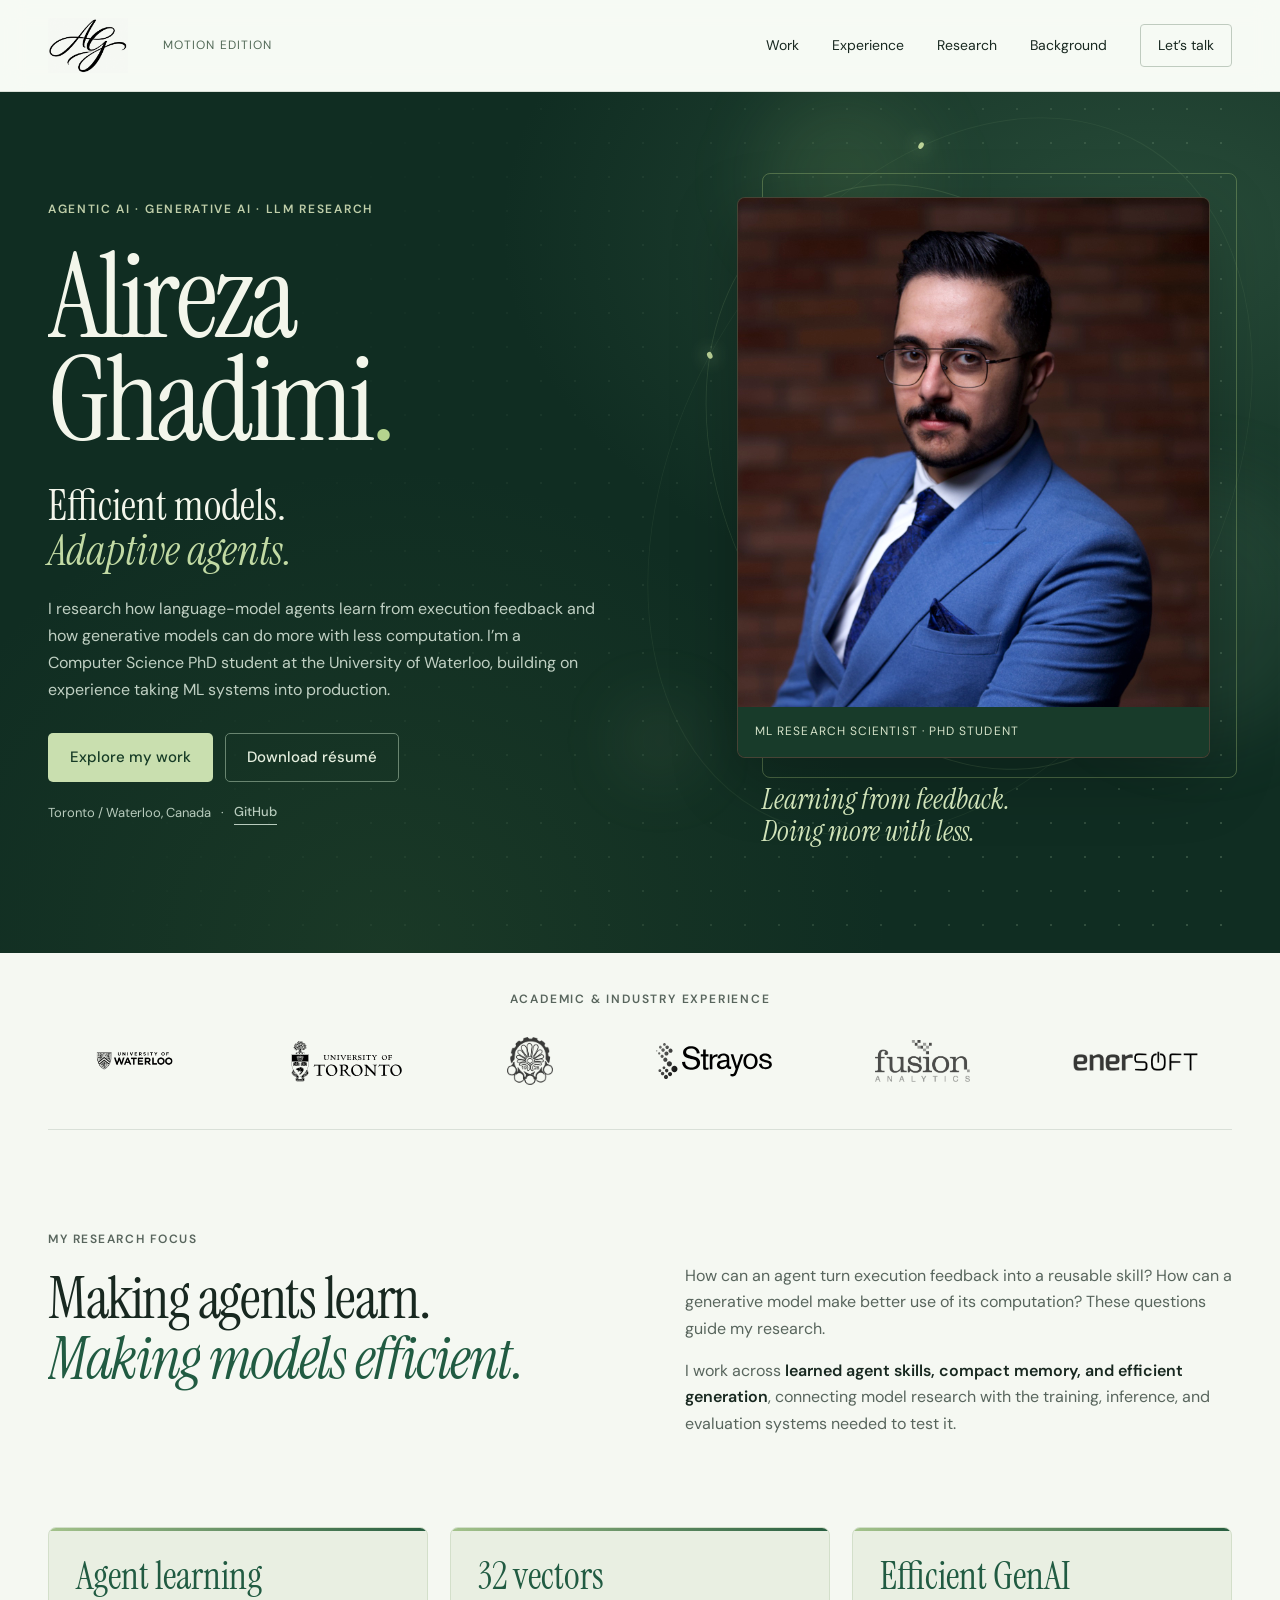
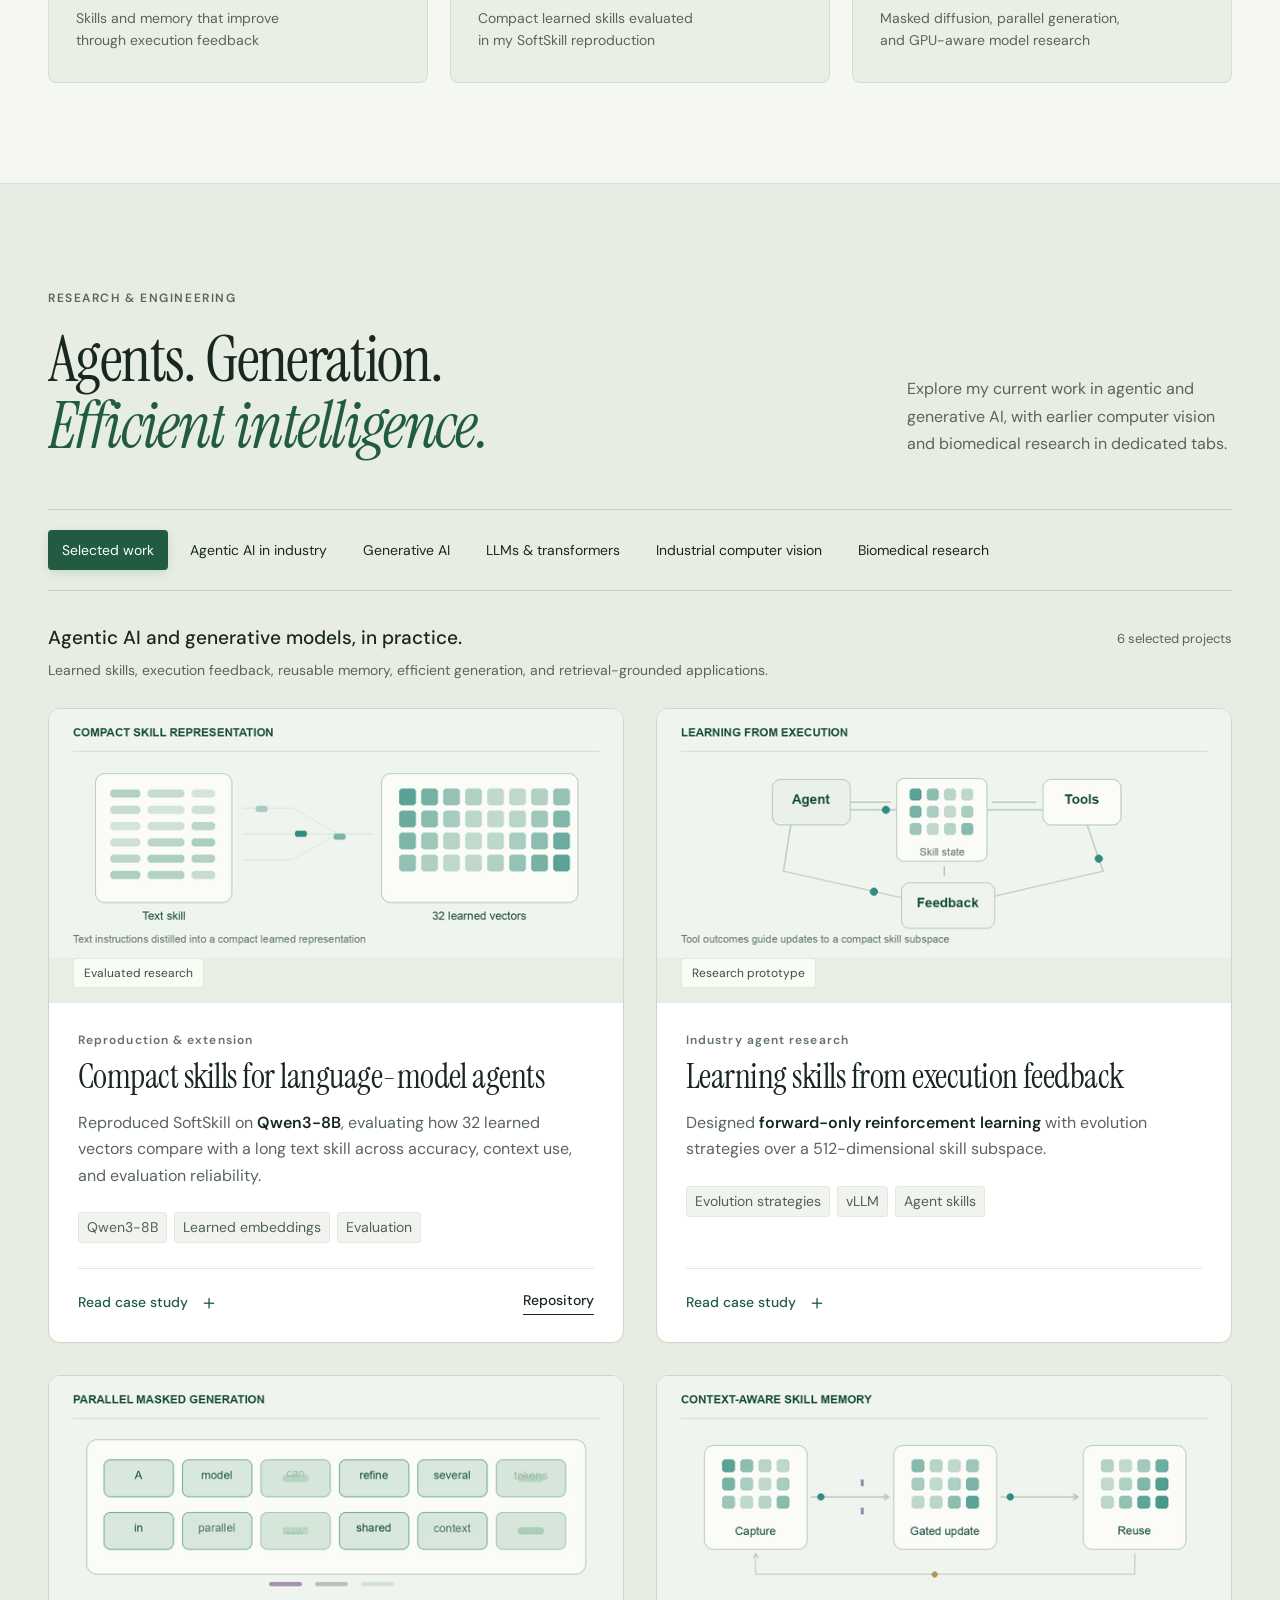
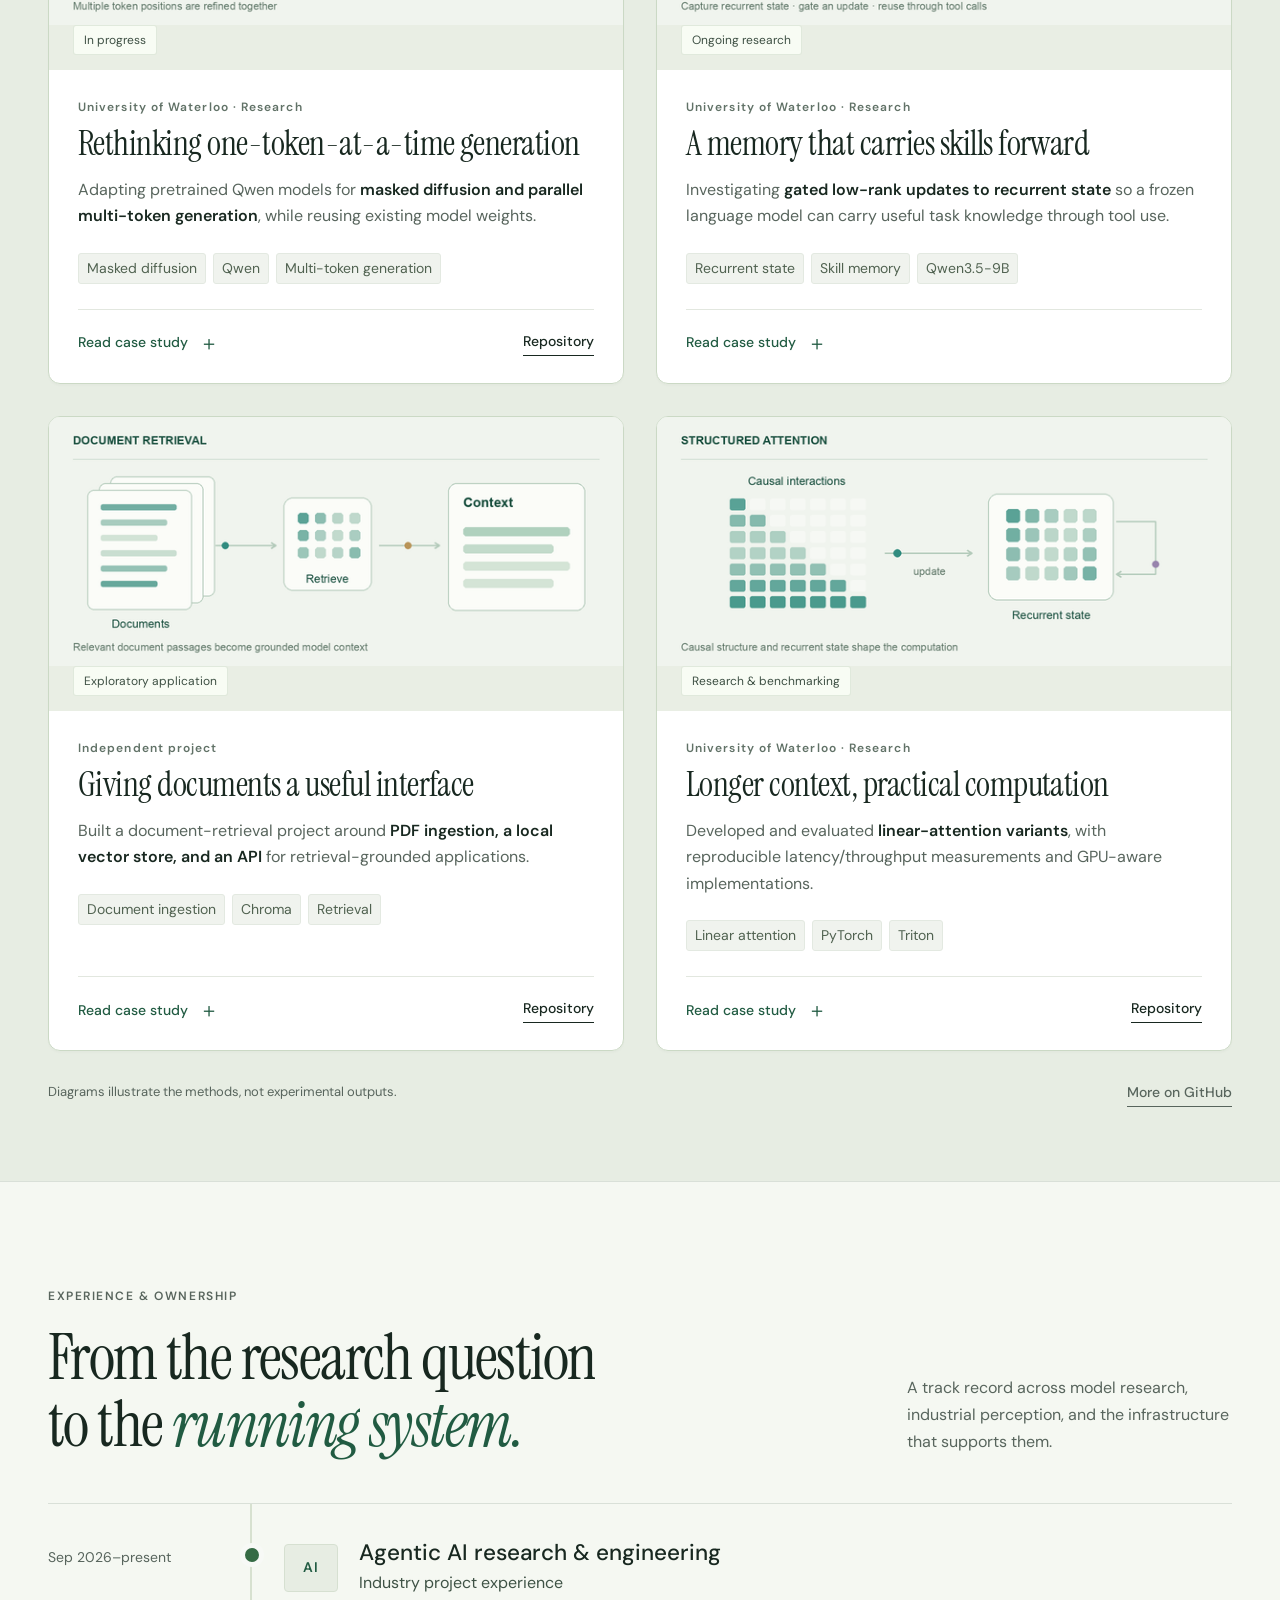
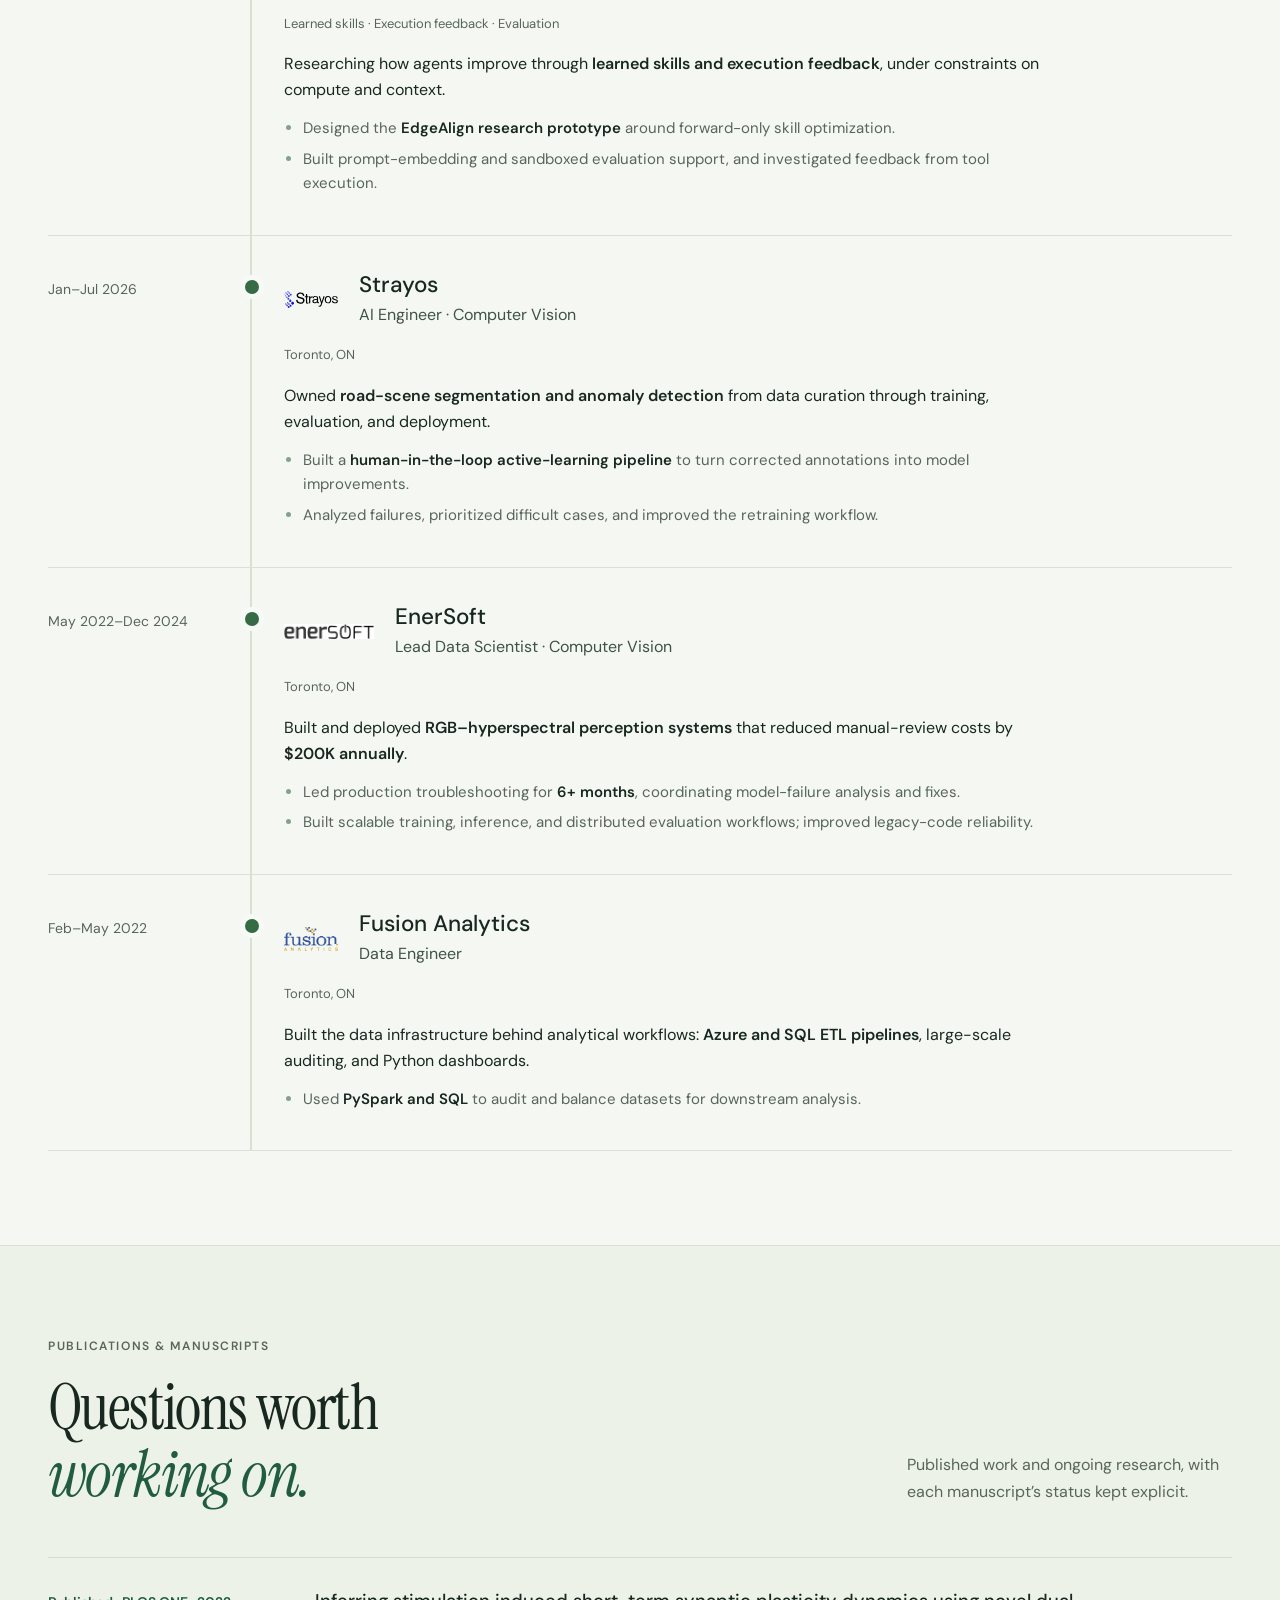
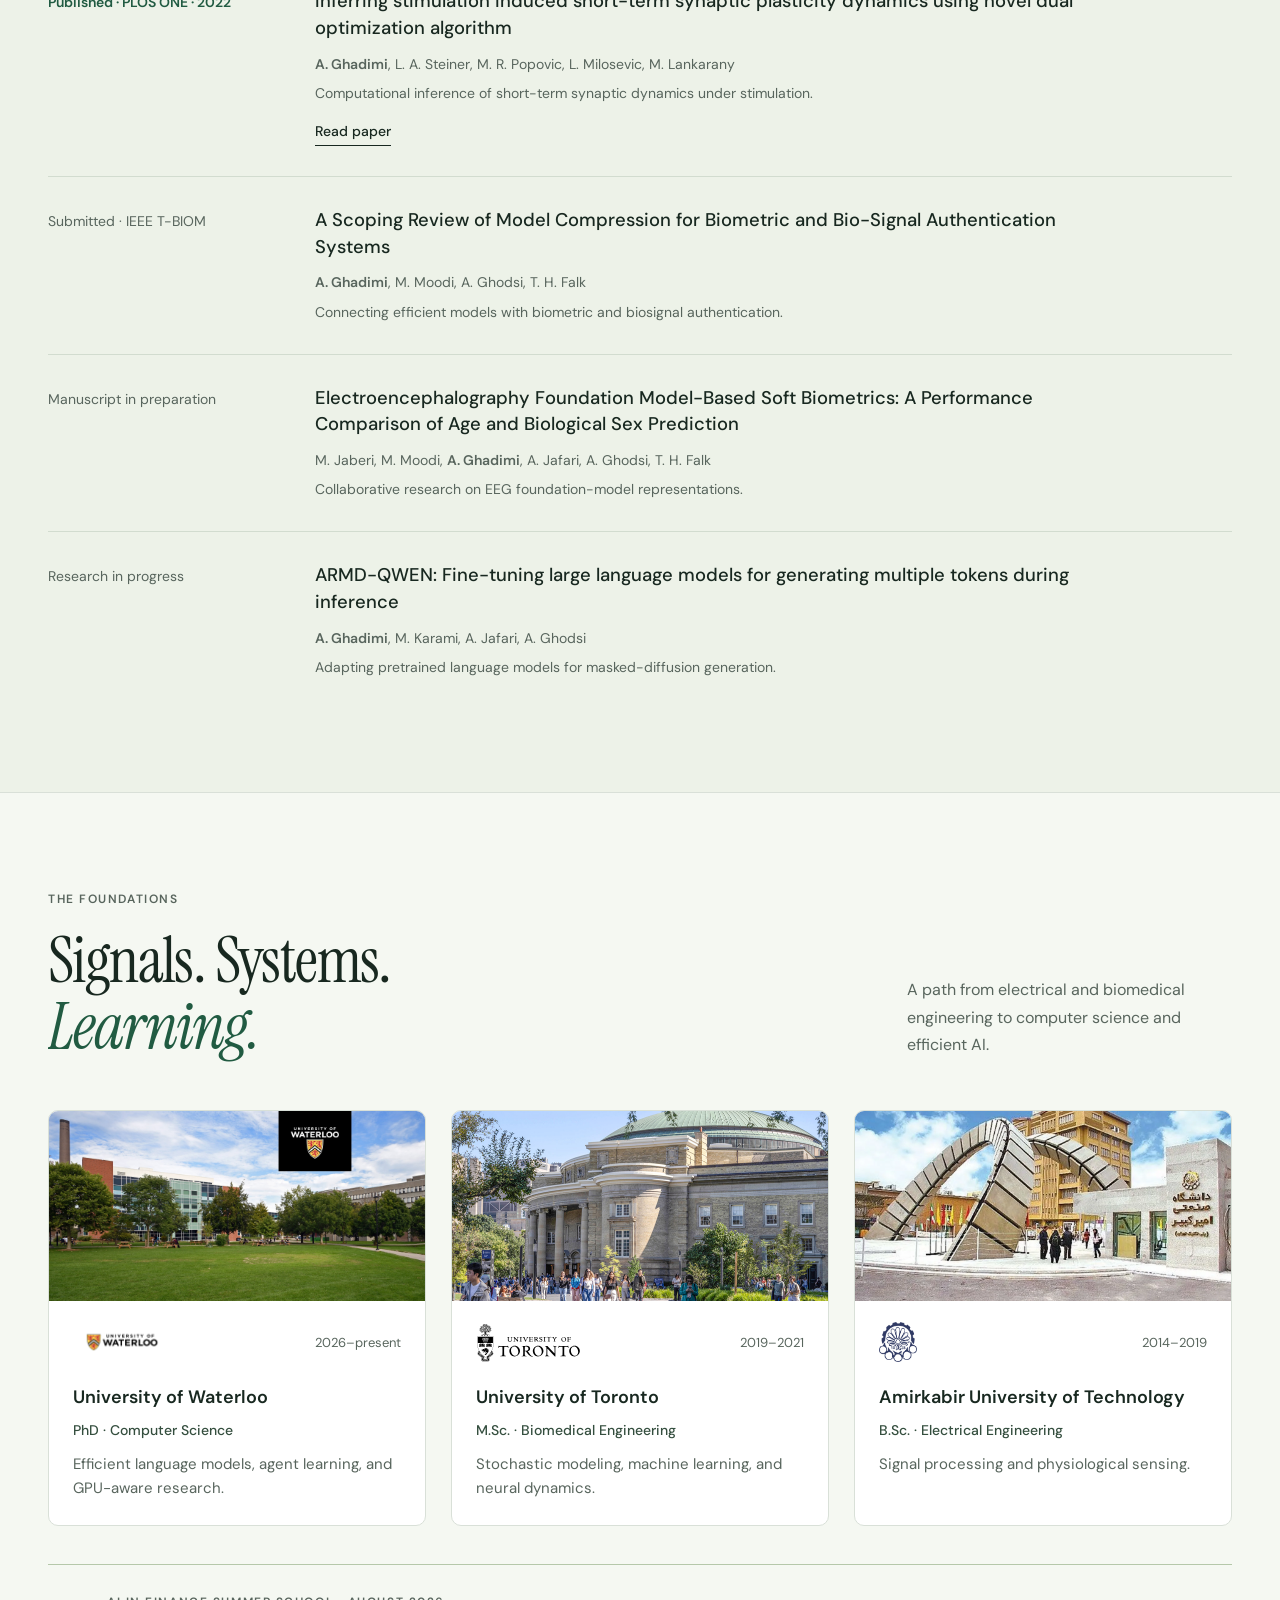
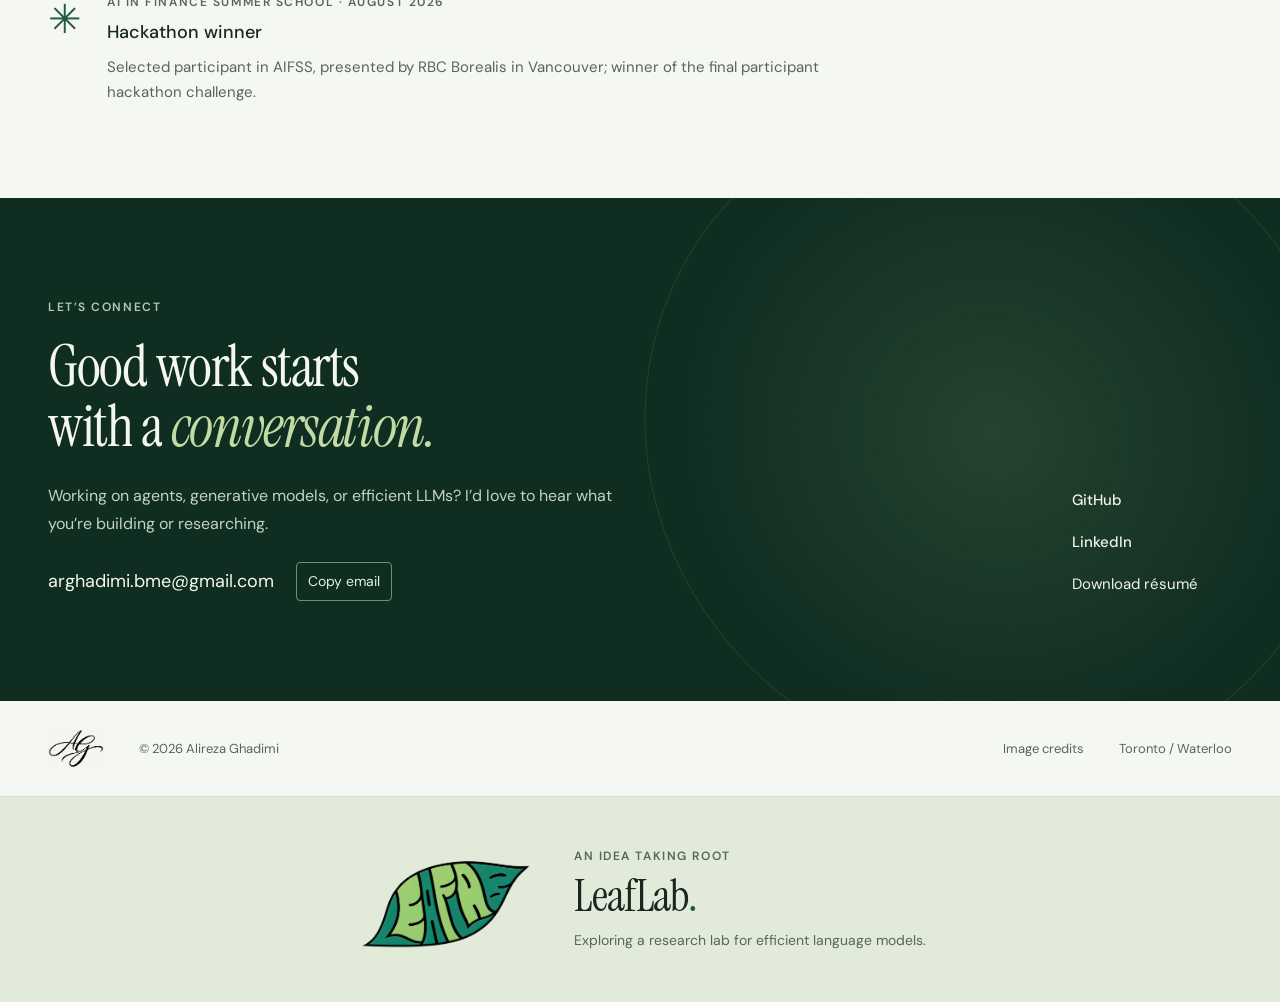
<file: index.html>
<!doctype html>
<html lang="en"><head><meta charset="utf-8"><meta name="viewport" content="width=device-width,initial-scale=1"><meta name="theme-color" content="#f7f9f6"><meta name="description" content="Alireza Ghadimi: agentic AI, generative models, and efficient LLM research. Waterloo Computer Science PhD student studying learned agent skills, execution feedback, and multi-token generation."><meta property="og:title" content="Alireza Ghadimi — Agentic AI & Generative Models"><meta property="og:description" content="Efficient models. Adaptive agents. Research on agent learning, compact skills, and generative AI at the University of Waterloo."><meta property="og:type" content="website"><meta property="og:url" content="https://alireza-ghadimi.github.io/"><meta property="og:image" content="https://alireza-ghadimi.github.io/assets/ag-signature-preview.png">
<meta property="og:image:type" content="image/png">
<meta property="og:image:width" content="1200">
<meta property="og:image:height" content="630">
<meta property="og:image:alt" content="Alireza Ghadimi’s calligraphic AG initials">
<meta name="twitter:card" content="summary_large_image">
<meta name="twitter:image" content="https://alireza-ghadimi.github.io/assets/ag-signature-preview.png">
<meta name="twitter:image:alt" content="Alireza Ghadimi’s calligraphic AG initials"><link rel="canonical" href="https://alireza-ghadimi.github.io/"><title>Alireza Ghadimi — Motion Edition</title><link rel="icon" href="assets/favicon.svg" type="image/svg+xml"><link rel="preload" href="assets/fonts/instrument-serif-normal-400.woff" as="font" type="font/woff" crossorigin><link rel="stylesheet" href="assets/fonts/fonts.css"><link rel="stylesheet" href="styles.css?v=018593ee9a"><script src="app.js?v=fbb8f69c71" defer></script><script type="application/ld+json">{"@context": "https://schema.org", "@type": "Person", "name": "Alireza Ghadimi", "url": "https://alireza-ghadimi.github.io/", "jobTitle": "ML Research Scientist and Computer Science PhD Student", "sameAs": ["https://github.com/Alireza-Ghadimi", "https://www.linkedin.com/in/Alireza-Ghadimi"], "affiliation": {"@type": "CollegeOrUniversity", "name": "University of Waterloo"}}</script><link rel="stylesheet" href="motion.css?v=671247a2a6"><script src="motion.js?v=c5101b9543" defer></script></head>
<body class="motion-edition"><a class="skip-link" href="#main">Skip to content</a>
<header class="site-header"><div class="container header-inner"><span class="edition-label">Motion edition</span><a class="brand" href="#about" aria-label="Alireza Ghadimi home"><span class="signature-mark"><img src="assets/ag-signature.png" width="1254" height="1254" alt=""></span></a><button class="menu-toggle" type="button" aria-expanded="false" aria-controls="main-nav">Menu <span aria-hidden="true">☰</span></button><nav id="main-nav" aria-label="Main navigation"><a href="#work">Work</a><a href="#experience">Experience</a><a href="#research">Research</a><a href="#background">Background</a><a class="nav-contact" href="#contact">Let’s talk</a></nav></div></header>
<div class="reading-progress" aria-hidden="true"><span></span></div>
<main id="main"><section class="hero container" id="about" aria-labelledby="hero-title"><div class="hero-atmosphere" aria-hidden="true"><div class="hero-orbits"><span></span><span></span><span></span><b></b><b></b><b></b></div></div><div class="hero-copy"><p class="overline hero-overline"><span aria-hidden="true"></span>AGENTIC AI · GENERATIVE AI · LLM RESEARCH</p><h1 id="hero-title"><span class="name-line"><span>Alireza</span></span>
<span class="name-line"><span>Ghadimi<b>.</b></span></span></h1><p class="hero-thesis">Efficient models.<br> <em>Adaptive agents.</em></p><p class="hero-bio">I research how language-model agents learn from execution feedback and how generative models can do more with less computation. I’m a Computer Science PhD student at the University of Waterloo, building on experience taking ML systems into production.</p><div class="hero-actions"><a class="button button-green" href="#work">Explore my work</a><a class="button button-outline" href="assets/Alireza-Ghadimi-Resume.pdf?v=89367397e36b" download>Download résumé</a></div><p class="hero-location">Toronto / Waterloo, Canada <span aria-hidden="true">·</span> <a class="text-link" href="https://github.com/Alireza-Ghadimi" target="_blank" rel="noopener noreferrer">GitHub</a></p></div><div class="portrait-area"><div class="portrait-frame"><svg class="portrait" viewBox="440 270 1480 1470" preserveAspectRatio="xMidYMin slice" role="img" aria-labelledby="portrait-title"><title id="portrait-title">Alireza Ghadimi in a blue suit, cropped to his head and upper torso</title><image href="assets/alireza-portrait-original.jpg" width="2080" height="3120"/></svg><div class="portrait-caption"><span>ML RESEARCH SCIENTIST · PHD STUDENT</span><span aria-hidden="true">AG / 2026</span></div></div><p class="portrait-note">Learning from feedback.<br>Doing more with less.</p><span class="portrait-outline" aria-hidden="true"></span></div></section>
<section class="affiliations container" aria-label="Academic and industry background"><p class="overline">ACADEMIC & INDUSTRY EXPERIENCE</p><div class="logo-strip"><img src="assets/institution-waterloo-logo.png" class="logo-waterloo" alt="Waterloo" loading="lazy"><img src="assets/institution-toronto-logo.svg" class="logo-toronto" alt="University of Toronto" loading="lazy"><img src="assets/institution-amirkabir-logo.png" class="logo-amirkabir" alt="Amirkabir University" loading="lazy"><img src="assets/company-strayos-logo.svg" class="logo-strayos" alt="Strayos" loading="lazy"><img src="assets/company-fusion-logo.png" class="logo-fusion" alt="Fusion Analytics" loading="lazy"><img src="assets/company-enersoft-logo.png" class="logo-enersoft" alt="EnerSoft" loading="lazy"></div></section>
<section class="perspective container" aria-labelledby="perspective-title"><div><p class="overline">MY RESEARCH FOCUS</p><h2 id="perspective-title">Making agents learn.<br><em>Making models efficient.</em></h2></div><div class="perspective-copy"><p>How can an agent turn execution feedback into a reusable skill? How can a generative model make better use of its computation? These questions guide my research.</p><p>I work across <strong>learned agent skills, compact memory, and efficient generation</strong>, connecting model research with the training, inference, and evaluation systems needed to test it.</p></div></section>
<section class="impact-strip container" aria-label="Selected experience highlights"><div><strong>Agent learning</strong><span>Skills and memory that improve<br>through execution feedback</span></div><div><strong>32 vectors</strong><span>Compact learned skills evaluated<br>in my SoftSkill reproduction</span></div><div><strong>Efficient GenAI</strong><span>Masked diffusion, parallel generation,<br>and GPU-aware model research</span></div></section>
<section class="work-section" id="work" aria-labelledby="work-title"><div class="container"><div class="section-heading"><div><p class="overline">RESEARCH & ENGINEERING</p><h2 id="work-title">Agents. Generation.<br><em>Efficient intelligence.</em></h2></div><p class="section-description">Explore my current work in agentic and generative AI, with earlier computer vision and biomedical research in dedicated tabs.</p></div><div class="work-tabs" role="tablist" aria-label="Explore work by domain"><button id="tab-selected" type="button" role="tab" aria-selected="true" aria-controls="work-panel" tabindex="0" data-filter="selected">Selected work</button><button id="tab-agents" type="button" role="tab" aria-selected="false" aria-controls="work-panel" tabindex="-1" data-filter="agents">Agentic AI in industry</button><button id="tab-genai" type="button" role="tab" aria-selected="false" aria-controls="work-panel" tabindex="-1" data-filter="genai">Generative AI</button><button id="tab-llm" type="button" role="tab" aria-selected="false" aria-controls="work-panel" tabindex="-1" data-filter="llm">LLMs &amp; transformers</button><button id="tab-vision" type="button" role="tab" aria-selected="false" aria-controls="work-panel" tabindex="-1" data-filter="vision">Industrial computer vision</button><button id="tab-biomedical" type="button" role="tab" aria-selected="false" aria-controls="work-panel" tabindex="-1" data-filter="biomedical">Biomedical research</button></div><div class="work-intro"><div><h3 id="domain-title">Agentic AI and generative models, in practice.</h3><p id="domain-description">Learned skills, execution feedback, reusable memory, efficient generation, and retrieval-grounded applications.</p></div><span id="work-count" role="status">6 selected projects</span></div><div id="work-panel" role="tabpanel" aria-labelledby="tab-selected" tabindex="0"><div class="work-grid"><article class="work-card" data-category="agents llm" data-featured="true" >
      <div class="work-art"><img class="project-motion" src="assets/project-motion/softskill.png" data-poster="assets/project-motion/softskill.png" data-gif="assets/project-motion/softskill.gif" width="600" height="260" alt="" loading="lazy" decoding="async"><span class="project-status">Evaluated research</span></div>
      <div class="work-card-body"><p class="overline work-context">Reproduction &amp; extension</p><h3>Compact skills for language-model agents</h3><p class="work-summary">Reproduced SoftSkill on <strong>Qwen3-8B</strong>, evaluating how 32 learned vectors compare with a long text skill across accuracy, context use, and evaluation reliability.</p>
      <ul class="tags" aria-label="Methods"><li>Qwen3-8B</li><li>Learned embeddings</li><li>Evaluation</li></ul>
      <div class="work-links"><button type="button" class="case-link" data-case="softskill" aria-haspopup="dialog" aria-label="Read case study: SoftSkill on Qwen3-8B">Read case study<span aria-hidden="true">＋</span></button><a class="text-link" href="https://github.com/Alireza-Ghadimi/SoftSkill" target="_blank" rel="noopener noreferrer">Repository</a></div></div></article><article class="work-card" data-category="agents" data-featured="true" >
      <div class="work-art"><img class="project-motion" src="assets/project-motion/edgealign.png" data-poster="assets/project-motion/edgealign.png" data-gif="assets/project-motion/edgealign.gif" width="600" height="260" alt="" loading="lazy" decoding="async"><span class="project-status">Research prototype</span></div>
      <div class="work-card-body"><p class="overline work-context">Industry agent research</p><h3>Learning skills from execution feedback</h3><p class="work-summary">Designed <strong>forward-only reinforcement learning</strong> with evolution strategies over a 512-dimensional skill subspace.</p>
      <ul class="tags" aria-label="Methods"><li>Evolution strategies</li><li>vLLM</li><li>Agent skills</li></ul>
      <div class="work-links"><button type="button" class="case-link" data-case="edgealign" aria-haspopup="dialog" aria-label="Read case study: EdgeAlign">Read case study<span aria-hidden="true">＋</span></button></div></div></article><article class="work-card" data-category="llm genai" data-featured="true" >
      <div class="work-art"><img class="project-motion" src="assets/project-motion/armd.png" data-poster="assets/project-motion/armd.png" data-gif="assets/project-motion/armd.gif" width="600" height="260" alt="" loading="lazy" decoding="async"><span class="project-status">In progress</span></div>
      <div class="work-card-body"><p class="overline work-context">University of Waterloo · Research</p><h3>Rethinking one-token-at-a-time generation</h3><p class="work-summary">Adapting pretrained Qwen models for <strong>masked diffusion and parallel multi-token generation</strong>, while reusing existing model weights.</p>
      <ul class="tags" aria-label="Methods"><li>Masked diffusion</li><li>Qwen</li><li>Multi-token generation</li></ul>
      <div class="work-links"><button type="button" class="case-link" data-case="armd" aria-haspopup="dialog" aria-label="Read case study: ARMD-QWEN">Read case study<span aria-hidden="true">＋</span></button><a class="text-link" href="https://github.com/Alireza-Ghadimi/QWEN-ARMDE" target="_blank" rel="noopener noreferrer">Repository</a></div></div></article><article class="work-card" data-category="agents llm" data-featured="true" >
      <div class="work-art"><img class="project-motion" src="assets/project-motion/skill-memory.png" data-poster="assets/project-motion/skill-memory.png" data-gif="assets/project-motion/skill-memory.gif" width="600" height="260" alt="" loading="lazy" decoding="async"><span class="project-status">Ongoing research</span></div>
      <div class="work-card-body"><p class="overline work-context">University of Waterloo · Research</p><h3>A memory that carries skills forward</h3><p class="work-summary">Investigating <strong>gated low-rank updates to recurrent state</strong> so a frozen language model can carry useful task knowledge through tool use.</p>
      <ul class="tags" aria-label="Methods"><li>Recurrent state</li><li>Skill memory</li><li>Qwen3.5-9B</li></ul>
      <div class="work-links"><button type="button" class="case-link" data-case="skill-memory" aria-haspopup="dialog" aria-label="Read case study: Context-aware skill memory">Read case study<span aria-hidden="true">＋</span></button></div></div></article><article class="work-card" data-category="genai" data-featured="true" >
      <div class="work-art"><img class="project-motion" src="assets/project-motion/document-rag.png" data-poster="assets/project-motion/document-rag.png" data-gif="assets/project-motion/document-rag.gif" width="600" height="260" alt="" loading="lazy" decoding="async"><span class="project-status">Exploratory application</span></div>
      <div class="work-card-body"><p class="overline work-context">Independent project</p><h3>Giving documents a useful interface</h3><p class="work-summary">Built a document-retrieval project around <strong>PDF ingestion, a local vector store, and an API</strong> for retrieval-grounded applications.</p>
      <ul class="tags" aria-label="Methods"><li>Document ingestion</li><li>Chroma</li><li>Retrieval</li></ul>
      <div class="work-links"><button type="button" class="case-link" data-case="document-rag" aria-haspopup="dialog" aria-label="Read case study: Intelligent document RAG">Read case study<span aria-hidden="true">＋</span></button><a class="text-link" href="https://github.com/Alireza-Ghadimi/intelligent-doc-rag" target="_blank" rel="noopener noreferrer">Repository</a></div></div></article><article class="work-card" data-category="llm" data-featured="true" >
      <div class="work-art"><img class="project-motion" src="assets/project-motion/linear-attention.png" data-poster="assets/project-motion/linear-attention.png" data-gif="assets/project-motion/linear-attention.gif" width="600" height="260" alt="" loading="lazy" decoding="async"><span class="project-status">Research &amp; benchmarking</span></div>
      <div class="work-card-body"><p class="overline work-context">University of Waterloo · Research</p><h3>Longer context, practical computation</h3><p class="work-summary">Developed and evaluated <strong>linear-attention variants</strong>, with reproducible latency/throughput measurements and GPU-aware implementations.</p>
      <ul class="tags" aria-label="Methods"><li>Linear attention</li><li>PyTorch</li><li>Triton</li></ul>
      <div class="work-links"><button type="button" class="case-link" data-case="linear-attention" aria-haspopup="dialog" aria-label="Read case study: Linear attention &amp; GPU execution">Read case study<span aria-hidden="true">＋</span></button><a class="text-link" href="https://github.com/Alireza-Ghadimi/flash-linear-attention" target="_blank" rel="noopener noreferrer">Repository</a></div></div></article><article class="work-card" data-category="vision" data-featured="false" hidden>
      <div class="work-art"><img class="project-motion" src="assets/project-motion/multimodal.png" data-poster="assets/project-motion/multimodal.png" data-gif="assets/project-motion/multimodal.gif" width="600" height="260" alt="" loading="lazy" decoding="async"><span class="project-status">Production ML</span></div>
      <div class="work-card-body"><p class="overline work-context">EnerSoft · Industry</p><h3>Seeing beyond RGB</h3><p class="work-summary">Built <strong>RGB–hyperspectral perception</strong> systems and sensor-fusion workflows that reduced manual-review costs by <strong>$200K annually</strong>.</p>
      <ul class="tags" aria-label="Methods"><li>Sensor fusion</li><li>U-Net</li><li>Hyperspectral learning</li></ul>
      <div class="work-links"><button type="button" class="case-link" data-case="multimodal" aria-haspopup="dialog" aria-label="Read case study: Multimodal industrial perception">Read case study<span aria-hidden="true">＋</span></button></div></div></article><article class="work-card" data-category="vision" data-featured="false" hidden>
      <div class="work-art"><img class="project-motion" src="assets/project-motion/road-vision.png" data-poster="assets/project-motion/road-vision.png" data-gif="assets/project-motion/road-vision.gif" width="600" height="260" alt="" loading="lazy" decoding="async"><span class="project-status">End-to-end model ownership</span></div>
      <div class="work-card-body"><p class="overline work-context">Strayos · Industry</p><h3>From road imagery to actionable inspection</h3><p class="work-summary">Owned <strong>road-scene segmentation and anomaly detection</strong> from data curation to deployment, with human feedback driving model improvement.</p>
      <ul class="tags" aria-label="Methods"><li>ResUNet</li><li>SAM3D</li><li>Active learning</li></ul>
      <div class="work-links"><button type="button" class="case-link" data-case="road-vision" aria-haspopup="dialog" aria-label="Read case study: Road segmentation &amp; active learning">Read case study<span aria-hidden="true">＋</span></button></div></div></article><article class="work-card" data-category="biomedical" data-featured="false" hidden>
      <div class="work-art"><img class="project-motion" src="assets/project-motion/neural-dynamics.png" data-poster="assets/project-motion/neural-dynamics.png" data-gif="assets/project-motion/neural-dynamics.gif" width="600" height="260" alt="" loading="lazy" decoding="async"><span class="project-status">Published · PLOS ONE</span></div>
      <div class="work-card-body"><p class="overline work-context">University of Toronto · Research</p><h3>Inferring the dynamics behind neural signals</h3><p class="work-summary">Developed a <strong>computational modeling and inference framework</strong> for short-term synaptic plasticity during deep brain stimulation.</p>
      <ul class="tags" aria-label="Methods"><li>Neural dynamics</li><li>Dual optimization</li><li>Signal processing</li></ul>
      <div class="work-links"><button type="button" class="case-link" data-case="neural-dynamics" aria-haspopup="dialog" aria-label="Read case study: Synaptic dynamics &amp; deep brain stimulation">Read case study<span aria-hidden="true">＋</span></button><a class="text-link" href="https://journals.plos.org/plosone/article?id=10.1371/journal.pone.0273699" target="_blank" rel="noopener noreferrer">Paper</a></div></div></article><article class="work-card" data-category="biomedical" data-featured="false" hidden>
      <div class="work-art"><img class="project-motion" src="assets/project-motion/eeg.png" data-poster="assets/project-motion/eeg.png" data-gif="assets/project-motion/eeg.gif" width="600" height="260" alt="" loading="lazy" decoding="async"><span class="project-status">Research</span></div>
      <div class="work-card-body"><p class="overline work-context">Biomedical machine learning</p><h3>Learning identity from EEG</h3><p class="work-summary">Designed a <strong>contrastive learning objective</strong> for identity-discriminative EEG representations and genuine-user versus impostor separation.</p>
      <ul class="tags" aria-label="Methods"><li>EEG</li><li>Contrastive learning</li><li>Authentication</li></ul>
      <div class="work-links"><button type="button" class="case-link" data-case="eeg" aria-haspopup="dialog" aria-label="Read case study: Contrastive EEG representations">Read case study<span aria-hidden="true">＋</span></button></div></div></article><article class="work-card" data-category="biomedical" data-featured="false" hidden>
      <div class="work-art"><img class="project-motion" src="assets/project-motion/physiological-sensing.png" data-poster="assets/project-motion/physiological-sensing.png" data-gif="assets/project-motion/physiological-sensing.gif" width="600" height="260" alt="" loading="lazy" decoding="async"><span class="project-status">Prototype &amp; signal research</span></div>
      <div class="work-card-body"><p class="overline work-context">Academic engineering projects</p><h3>From physiological signals to working prototypes</h3><p class="work-summary">Combined <strong>adaptive filtering, Kalman methods, and wearable sensing</strong> across maternal–fetal ECG separation and an ECG–PPG prototype.</p>
      <ul class="tags" aria-label="Methods"><li>ECG / PPG</li><li>Kalman filtering</li><li>Embedded sensing</li></ul>
      <div class="work-links"><button type="button" class="case-link" data-case="physiological-sensing" aria-haspopup="dialog" aria-label="Read case study: ECG, PPG &amp; signal separation">Read case study<span aria-hidden="true">＋</span></button></div></div></article><article class="work-card" data-category="genai" data-featured="false" hidden>
      <div class="work-art"><img class="project-motion" src="assets/project-motion/colorization.png" data-poster="assets/project-motion/colorization.png" data-gif="assets/project-motion/colorization.gif" width="600" height="260" alt="" loading="lazy" decoding="async"><span class="project-status">Experiment</span></div>
      <div class="work-card-body"><p class="overline work-context">Deep-learning coursework</p><h3>Learning to add color</h3><p class="work-summary">Implemented a <strong>conditional GAN in PyTorch</strong> for image colorization, connecting representation learning with image-to-image generation.</p>
      <ul class="tags" aria-label="Methods"><li>Conditional GAN</li><li>PyTorch</li><li>Image-to-image</li></ul>
      <div class="work-links"><button type="button" class="case-link" data-case="colorization" aria-haspopup="dialog" aria-label="Read case study: Conditional image generation">Read case study<span aria-hidden="true">＋</span></button></div></div></article><article class="work-card" data-category="genai vision" data-featured="false" hidden>
      <div class="work-art"><img class="project-motion" src="assets/project-motion/geological-generation.png" data-poster="assets/project-motion/geological-generation.png" data-gif="assets/project-motion/geological-generation.gif" width="600" height="260" alt="" loading="lazy" decoding="async"><span class="project-status">Exploratory project</span></div>
      <div class="work-card-body"><p class="overline work-context">Generative vision experiments</p><h3>Exploring generative data for perception</h3><p class="work-summary">Explored <strong>conditional generative models</strong> for augmenting hyperspectral geological imagery used in perception workflows.</p>
      <ul class="tags" aria-label="Methods"><li>Conditional generation</li><li>Hyperspectral data</li><li>Augmentation</li></ul>
      <div class="work-links"><button type="button" class="case-link" data-case="geological-generation" aria-haspopup="dialog" aria-label="Read case study: Hyperspectral image augmentation">Read case study<span aria-hidden="true">＋</span></button></div></div></article><article class="work-card" data-category="vision" data-featured="false" hidden>
      <div class="work-art"><img class="project-motion" src="assets/project-motion/face-representations.png" data-poster="assets/project-motion/face-representations.png" data-gif="assets/project-motion/face-representations.gif" width="600" height="260" alt="" loading="lazy" decoding="async"><span class="project-status">Implementation &amp; ablations</span></div>
      <div class="work-card-body"><p class="overline work-context">Open-source experiments</p><h3>Representations across pose and appearance</h3><p class="work-summary">Combined <strong>RGB inputs and landmark heatmaps</strong> in face-recognition experiments, with pose, image quality, and baseline comparisons.</p>
      <ul class="tags" aria-label="Methods"><li>ResNet-50</li><li>MediaPipe</li><li>ArcFace / CosFace</li></ul>
      <div class="work-links"><button type="button" class="case-link" data-case="face-representations" aria-haspopup="dialog" aria-label="Read case study: Faces, landmarks &amp; heatmaps">Read case study<span aria-hidden="true">＋</span></button><a class="text-link" href="https://github.com/Alireza-Ghadimi/face-rec-heatmaps" target="_blank" rel="noopener noreferrer">Repository</a></div></div></article><article class="work-card" data-category="vision" data-featured="false" hidden>
      <div class="work-art"><img class="project-motion" src="assets/project-motion/mlops.png" data-poster="assets/project-motion/mlops.png" data-gif="assets/project-motion/mlops.gif" width="600" height="260" alt="" loading="lazy" decoding="async"><span class="project-status">Working implementation</span></div>
      <div class="work-card-body"><p class="overline work-context">ML engineering project</p><h3>Making a model reproducible to run</h3><p class="work-summary">Packaged a vision model as a <strong>containerized FastAPI service</strong> with automated checks and reproducible deployment workflows.</p>
      <ul class="tags" aria-label="Methods"><li>FastAPI</li><li>Docker</li><li>GitHub Actions</li></ul>
      <div class="work-links"><button type="button" class="case-link" data-case="mlops" aria-haspopup="dialog" aria-label="Read case study: MLOps vision service">Read case study<span aria-hidden="true">＋</span></button><a class="text-link" href="https://github.com/Alireza-Ghadimi/mlops-vision-service" target="_blank" rel="noopener noreferrer">Repository</a></div></div></article></div></div><div class="work-footer"><span>Diagrams illustrate the methods, not experimental outputs.</span><a class="text-link" href="https://github.com/Alireza-Ghadimi?tab=repositories" target="_blank" rel="noopener noreferrer">More on GitHub</a></div><noscript><style>.work-card[hidden]{display:flex!important}.work-tabs,.case-link,#work-count{display:none}.work-intro{display:none}</style><p class="noscript-note">All projects are shown. Enable JavaScript for category filters and detailed case studies.</p></noscript></div></section>
<section class="experience-section container" id="experience" aria-labelledby="experience-title"><div class="section-heading"><div><p class="overline">EXPERIENCE & OWNERSHIP</p><h2 id="experience-title">From the research question<br>to the <em>running system.</em></h2></div><p class="section-description">A track record across model research, industrial perception, and the infrastructure that supports them.</p></div><div class="experience-list"><article class="experience-row"><div class="experience-date">Sep 2026–present</div><div class="experience-main"><div class="experience-title"><span class="experience-monogram" aria-hidden="true">AI</span><div><h3>Agentic AI research &amp; engineering</h3><p>Industry project experience</p></div></div><p class="experience-meta">Learned skills · Execution feedback · Evaluation</p><p class="experience-summary">Researching how agents improve through <strong>learned skills and execution feedback</strong>, under constraints on compute and context.</p><ul><li>Designed the <strong>EdgeAlign research prototype</strong> around forward-only skill optimization.</li><li>Built prompt-embedding and sandboxed evaluation support, and investigated feedback from tool execution.</li></ul></div></article><article class="experience-row"><div class="experience-date">Jan–Jul 2026</div><div class="experience-main"><div class="experience-title"><img src="assets/company-strayos-logo.svg" alt="" loading="lazy"><div><h3>Strayos</h3><p>AI Engineer · Computer Vision</p></div></div><p class="experience-meta">Toronto, ON</p><p class="experience-summary">Owned <strong>road-scene segmentation and anomaly detection</strong> from data curation through training, evaluation, and deployment.</p><ul><li>Built a <strong>human-in-the-loop active-learning pipeline</strong> to turn corrected annotations into model improvements.</li><li>Analyzed failures, prioritized difficult cases, and improved the retraining workflow.</li></ul></div></article><article class="experience-row"><div class="experience-date">May 2022–Dec 2024</div><div class="experience-main"><div class="experience-title"><img src="assets/company-enersoft-logo.png" alt="" loading="lazy"><div><h3>EnerSoft</h3><p>Lead Data Scientist · Computer Vision</p></div></div><p class="experience-meta">Toronto, ON</p><p class="experience-summary">Built and deployed <strong>RGB–hyperspectral perception systems</strong> that reduced manual-review costs by <strong>$200K annually</strong>.</p><ul><li>Led production troubleshooting for <strong>6+ months</strong>, coordinating model-failure analysis and fixes.</li><li>Built scalable training, inference, and distributed evaluation workflows; improved legacy-code reliability.</li></ul></div></article><article class="experience-row"><div class="experience-date">Feb–May 2022</div><div class="experience-main"><div class="experience-title"><img src="assets/company-fusion-logo.png" alt="" loading="lazy"><div><h3>Fusion Analytics</h3><p>Data Engineer</p></div></div><p class="experience-meta">Toronto, ON</p><p class="experience-summary">Built the data infrastructure behind analytical workflows: <strong>Azure and SQL ETL pipelines</strong>, large-scale auditing, and Python dashboards.</p><ul><li>Used <strong>PySpark and SQL</strong> to audit and balance datasets for downstream analysis.</li></ul></div></article></div></section>
<section class="research-section" id="research" aria-labelledby="research-title"><div class="container"><div class="section-heading"><div><p class="overline">PUBLICATIONS & MANUSCRIPTS</p><h2 id="research-title">Questions worth<br><em>working on.</em></h2></div><p class="section-description">Published work and ongoing research, with each manuscript’s status kept explicit.</p></div><div class="publication-list"><article class="publication published"><p class="paper-status">Published · PLOS ONE · 2022</p><div><h3><a href="https://journals.plos.org/plosone/article?id=10.1371/journal.pone.0273699" target="_blank" rel="noopener noreferrer">Inferring stimulation induced short-term synaptic plasticity dynamics using novel dual optimization algorithm</a></h3><p class="paper-authors"><strong>A. Ghadimi</strong>, L. A. Steiner, M. R. Popovic, L. Milosevic, M. Lankarany</p><p class="paper-summary">Computational inference of short-term synaptic dynamics under stimulation.</p><a class="text-link" href="https://journals.plos.org/plosone/article?id=10.1371/journal.pone.0273699" target="_blank" rel="noopener noreferrer">Read paper</a></div></article><article class="publication "><p class="paper-status">Submitted · IEEE T-BIOM</p><div><h3>A Scoping Review of Model Compression for Biometric and Bio-Signal Authentication Systems</h3><p class="paper-authors"><strong>A. Ghadimi</strong>, M. Moodi, A. Ghodsi, T. H. Falk</p><p class="paper-summary">Connecting efficient models with biometric and biosignal authentication.</p></div></article><article class="publication "><p class="paper-status">Manuscript in preparation</p><div><h3>Electroencephalography Foundation Model-Based Soft Biometrics: A Performance Comparison of Age and Biological Sex Prediction</h3><p class="paper-authors">M. Jaberi, M. Moodi, <strong>A. Ghadimi</strong>, A. Jafari, A. Ghodsi, T. H. Falk</p><p class="paper-summary">Collaborative research on EEG foundation-model representations.</p></div></article><article class="publication "><p class="paper-status">Research in progress</p><div><h3>ARMD-QWEN: Fine-tuning large language models for generating multiple tokens during inference</h3><p class="paper-authors"><strong>A. Ghadimi</strong>, M. Karami, A. Jafari, A. Ghodsi</p><p class="paper-summary">Adapting pretrained language models for masked-diffusion generation.</p></div></article></div></div></section>
<section class="background-section container" id="background" aria-labelledby="background-title"><div class="section-heading"><div><p class="overline">THE FOUNDATIONS</p><h2 id="background-title">Signals. Systems.<br><em>Learning.</em></h2></div><p class="section-description">A path from electrical and biomedical engineering to computer science and efficient AI.</p></div><div class="education-grid"><article class="education-card"><a href="https://uwaterloo.ca/" target="_blank" rel="noopener noreferrer" aria-label="Visit University of Waterloo"><img class="campus-photo" src="assets/institution-waterloo-campus.jpg" alt="Mathematics 3 at the University of Waterloo" width="600" height="400" loading="lazy"></a><div class="education-body"><div class="education-top"><img class="education-logo logo-waterloo" src="assets/institution-waterloo-logo.png" alt="" loading="lazy"><span>2026–present</span></div><h3>University of Waterloo</h3><p class="degree">PhD · Computer Science</p><p>Efficient language models, agent learning, and GPU-aware research.</p></div></article><article class="education-card"><a href="https://www.utoronto.ca/" target="_blank" rel="noopener noreferrer" aria-label="Visit University of Toronto"><img class="campus-photo" src="assets/institution-toronto-campus.png" alt="Convocation Hall at the University of Toronto" width="600" height="400" loading="lazy"></a><div class="education-body"><div class="education-top"><img class="education-logo logo-toronto" src="assets/institution-toronto-logo.svg" alt="" loading="lazy"><span>2019–2021</span></div><h3>University of Toronto</h3><p class="degree">M.Sc. · Biomedical Engineering</p><p>Stochastic modeling, machine learning, and neural dynamics.</p></div></article><article class="education-card"><a href="https://aut.ac.ir/" target="_blank" rel="noopener noreferrer" aria-label="Visit Amirkabir University of Technology"><img class="campus-photo" src="assets/institution-amirkabir-campus.png" alt="The entrance of Amirkabir University of Technology" width="600" height="400" loading="lazy"></a><div class="education-body"><div class="education-top"><img class="education-logo logo-amirkabir" src="assets/institution-amirkabir-logo.png" alt="" loading="lazy"><span>2014–2019</span></div><h3>Amirkabir University of Technology</h3><p class="degree">B.Sc. · Electrical Engineering</p><p>Signal processing and physiological sensing.</p></div></article></div><div class="award-note"><span class="award-symbol" aria-hidden="true">✳</span><div><p class="overline">AI IN FINANCE SUMMER SCHOOL · AUGUST 2026</p><h3>Hackathon winner</h3><p>Selected participant in AIFSS, presented by RBC Borealis in Vancouver; winner of the final participant hackathon challenge.</p></div></div></section>
<section class="contact-section" id="contact" aria-labelledby="contact-title"><div class="container contact-inner"><div><p class="overline">LET’S CONNECT</p><h2 id="contact-title">Good work starts<br>with a <em>conversation.</em></h2><p>Working on agents, generative models, or efficient LLMs? I’d love to hear what you’re building or researching.</p><div class="email-row"><a href="mailto:arghadimi.bme@gmail.com">arghadimi.bme@gmail.com</a><button type="button" class="copy-email" aria-label="Copy email address">Copy email</button><span id="copy-status" role="status" class="sr-only"></span></div></div><div class="contact-links"><a class="text-link" href="https://github.com/Alireza-Ghadimi" target="_blank" rel="noopener noreferrer">GitHub</a><a class="text-link" href="https://www.linkedin.com/in/Alireza-Ghadimi" target="_blank" rel="noopener noreferrer">LinkedIn</a><a href="assets/Alireza-Ghadimi-Resume.pdf?v=89367397e36b" download>Download résumé</a></div></div></section></main>
<footer><div class="container footer-main"><a class="brand" href="#about" aria-label="Back to Alireza Ghadimi’s introduction"><span class="signature-mark"><img src="assets/ag-signature.png" width="1254" height="1254" alt=""></span></a><p>© <span id="year">2026</span> Alireza Ghadimi</p><a href="credits.html">Image credits</a><span>Toronto / Waterloo</span></div><section class="leaflab-section" aria-labelledby="leaflab-title"><div class="container leaflab-inner"><img src="assets/leaflab-logo-green-puzzle.png" width="1706" height="922" alt="LeafLab logo, a leaf formed from interlocking green letters" loading="lazy"><div><p class="overline">AN IDEA TAKING ROOT</p><h2 id="leaflab-title">LeafLab<span>.</span></h2><p>Exploring a research lab for efficient language models.</p></div></div></section></footer>
<dialog class="case-dialog" id="case-softskill" aria-labelledby="title-softskill"><button class="dialog-close" type="button" aria-label="Close case study">×</button><div class="dialog-inner"><p class="overline">Reproduction &amp; extension · Evaluated research</p><h2 id="title-softskill">SoftSkill on Qwen3-8B</h2><p class="dialog-lead">Reproduced SoftSkill on <strong>Qwen3-8B</strong>, evaluating how 32 learned vectors compare with a long text skill across accuracy, context use, and evaluation reliability.</p><section><h3>The question</h3><p>Long natural-language skill documents consume context. Can a compact learned representation retain their usefulness on a different language model?</p></section><section><h3>My contribution</h3><ul class="contribution-list"><li>Adapted the upstream SoftSkill research code to Qwen3-8B and compared learned skills, text instructions, and untrained initializations.</li><li>Reproduced the SearchQA comparison across three seeds and investigated the contribution of training versus initialization.</li><li>Identified a decoding-budget confound in LiveMath and documented the limits of a 200-question ToolQA pilot.</li></ul></section><div class="benchmark"><p class="overline">SEARCHQA · QWEN3-8B · TEST-HARD</p><table><caption>Accuracy in the public reproduction</caption><thead><tr><th scope="col">Method</th><th scope="col">Skill footprint</th><th scope="col">Accuracy</th></tr></thead><tbody><tr><th scope="row">No skill</th><td>0</td><td>67.9%</td></tr><tr><th scope="row">Text skill</th><td>1,995 tokens</td><td>71.7%</td></tr><tr class="best-result"><th scope="row">Trained soft skill</th><td>32 vectors</td><td>74.2 ± 0.3%</td></tr></tbody></table><p>SoftSkill result across three seeds. Skill footprint is the added instruction representation, not the entire model context.</p></div><section><h3>Evidence & current status</h3><p>The public repository reports 74.2 ± 0.3% SearchQA test-hard accuracy with 32 trained vectors, compared with 71.7% for a 1,995-token text skill and 67.9% without skills. This result is specific to that benchmark and evaluation setup.</p><p class="case-note">Reproduction and extension of Tao et al.’s SoftSkill method. The upstream method and code are credited in the repository; this is distinct from the EdgeAlign prototype.</p></section><div class="dialog-links"><a class="button button-green" href="https://github.com/Alireza-Ghadimi/SoftSkill" target="_blank" rel="noopener noreferrer">Code &amp; evaluation report</a></div></div></dialog><dialog class="case-dialog" id="case-edgealign" aria-labelledby="title-edgealign"><button class="dialog-close" type="button" aria-label="Close case study">×</button><div class="dialog-inner"><p class="overline">Industry agent research · Research prototype</p><h2 id="title-edgealign">EdgeAlign</h2><p class="dialog-lead">Designed <strong>forward-only reinforcement learning</strong> with evolution strategies over a 512-dimensional skill subspace.</p><section><h3>The question</h3><p>Agents need ways to improve after deployment under constraints on compute and context. Updating compact skill representations is one way to study improvement without changing the full model.</p></section><section><h3>My contribution</h3><ul class="contribution-list"><li>Designed gradient-free optimization of learned agent skills using evolution strategies in a 512-dimensional subspace.</li><li>Developed prompt-embedding and execution support around Qwen3-8B and vLLM.</li><li>Investigated user feedback and tool-call outcomes as signals for skill improvement.</li><li>Worked on sandboxed evaluation, truncation diagnostics, and training stability.</li></ul></section><section><h3>Evidence & current status</h3><p>Prototype work on learned skill optimization, runtime support, and execution-based evaluation.</p><p class="case-note">Forward-only optimization and SoftSkill reproduction are separate research efforts.</p></section><div class="dialog-links"></div></div></dialog><dialog class="case-dialog" id="case-armd" aria-labelledby="title-armd"><button class="dialog-close" type="button" aria-label="Close case study">×</button><div class="dialog-inner"><p class="overline">University of Waterloo · Research · In progress</p><h2 id="title-armd">ARMD-QWEN</h2><p class="dialog-lead">Adapting pretrained Qwen models for <strong>masked diffusion and parallel multi-token generation</strong>, while reusing existing model weights.</p><section><h3>The question</h3><p>Autoregressive generation proceeds one token at a time. Adapting a pretrained model to a masked-diffusion formulation offers a way to investigate parallel generation without starting training from scratch.</p></section><section><h3>My contribution</h3><ul class="contribution-list"><li>Adapting and fine-tuning Qwen-family models into an Auto-Regressive Masked Diffusion formulation.</li><li>Investigating parallel multi-token generation while preserving the value of pretrained weights.</li><li>Building on Karami and Ghodsi’s ARMD framework; the public QWEN-ARMDE repository provides related training and inference infrastructure.</li></ul></section><section><h3>Evidence & current status</h3><p>Ongoing research on masked-diffusion adaptation. The public QWEN-ARMDE repository contains related training and inference infrastructure.</p><p class="case-note">Building on Karami and Ghodsi’s Auto-Regressive Masked Diffusion framework.</p></section><div class="dialog-links"><a class="button button-green" href="https://github.com/Alireza-Ghadimi/QWEN-ARMDE" target="_blank" rel="noopener noreferrer">Research code</a></div></div></dialog><dialog class="case-dialog" id="case-skill-memory" aria-labelledby="title-skill-memory"><button class="dialog-close" type="button" aria-label="Close case study">×</button><div class="dialog-inner"><p class="overline">University of Waterloo · Research · Ongoing research</p><h2 id="title-skill-memory">Context-aware skill memory</h2><p class="dialog-lead">Investigating <strong>gated low-rank updates to recurrent state</strong> so a frozen language model can carry useful task knowledge through tool use.</p><section><h3>The question</h3><p>Repeated instructions are costly, and an agent’s task context can be lost as it interacts with tools. Recurrent state offers a different place to study reusable skills.</p></section><section><h3>My contribution</h3><ul class="contribution-list"><li>Implemented state capture, injection, and cache-aware serving for Qwen3.5-9B.</li><li>Verified recovery of the top-choice continuation in a controlled fp32 test.</li><li>Developing gated low-rank skill updates to frozen recurrent state.</li><li>Designing transfer studies on unseen tasks and skill combinations, comparing success, retention, and cost.</li></ul></section><section><h3>Evidence & current status</h3><p>State-handling implementation and a controlled continuation-recovery check are complete. Skill-update methods and broader transfer studies remain ongoing.</p><p class="case-note">Waterloo research on reusable memory through tool interactions.</p></section><div class="dialog-links"></div></div></dialog><dialog class="case-dialog" id="case-document-rag" aria-labelledby="title-document-rag"><button class="dialog-close" type="button" aria-label="Close case study">×</button><div class="dialog-inner"><p class="overline">Independent project · Exploratory application</p><h2 id="title-document-rag">Intelligent document RAG</h2><p class="dialog-lead">Built a document-retrieval project around <strong>PDF ingestion, a local vector store, and an API</strong> for retrieval-grounded applications.</p><section><h3>The question</h3><p>A collection of documents is useful only if relevant information can be retrieved and brought into a model’s context when needed.</p></section><section><h3>My contribution</h3><ul class="contribution-list"><li>Organized document ingestion and retrieval components in a Python application.</li><li>Used a local Chroma database to support experiments with document-based retrieval.</li><li>Built an API-oriented project structure for exploring retrieval-grounded applications.</li></ul></section><section><h3>Evidence & current status</h3><p>The public repository contains the implementation and a small set of research PDFs used for experimentation.</p><p class="case-note">Exploratory application with a local vector store and API.</p></section><div class="dialog-links"><a class="button button-green" href="https://github.com/Alireza-Ghadimi/intelligent-doc-rag" target="_blank" rel="noopener noreferrer">Explore the repository</a></div></div></dialog><dialog class="case-dialog" id="case-linear-attention" aria-labelledby="title-linear-attention"><button class="dialog-close" type="button" aria-label="Close case study">×</button><div class="dialog-inner"><p class="overline">University of Waterloo · Research · Research &amp; benchmarking</p><h2 id="title-linear-attention">Linear attention &amp; GPU execution</h2><p class="dialog-lead">Developed and evaluated <strong>linear-attention variants</strong>, with reproducible latency/throughput measurements and GPU-aware implementations.</p><section><h3>The question</h3><p>An architecture is useful only if its computational advantages survive implementation. Long-context research requires attention to both model behavior and GPU execution.</p></section><section><h3>My contribution</h3><ul class="contribution-list"><li>Implemented attention and Transformer architectures in a research training and evaluation stack.</li><li>Benchmarked latency and throughput under reproducible settings.</li><li>Adapted model blocks to existing Triton kernels and GPU-friendly dataflows.</li></ul></section><section><h3>Evidence & current status</h3><p>Academic research and implementation work. My FLA repository is a research fork of the upstream Flash Linear Attention project.</p><p class="case-note">Implementation builds on the upstream Flash Linear Attention project and its GPU kernels, linked below.</p></section><div class="dialog-links"><a class="button button-green" href="https://github.com/Alireza-Ghadimi/flash-linear-attention" target="_blank" rel="noopener noreferrer">Research fork</a><a class="button button-green" href="https://github.com/fla-org/flash-linear-attention" target="_blank" rel="noopener noreferrer">Upstream FLA</a></div></div></dialog><dialog class="case-dialog" id="case-multimodal" aria-labelledby="title-multimodal"><button class="dialog-close" type="button" aria-label="Close case study">×</button><div class="dialog-inner"><p class="overline">EnerSoft · Industry · Production ML</p><h2 id="title-multimodal">Multimodal industrial perception</h2><p class="dialog-lead">Built <strong>RGB–hyperspectral perception</strong> systems and sensor-fusion workflows that reduced manual-review costs by <strong>$200K annually</strong>.</p><section><h3>The question</h3><p>Visual appearance alone is not enough to distinguish mineral structures reliably. Industrial workflows also need scalable processing and models that remain useful in production.</p></section><section><h3>My contribution</h3><ul class="contribution-list"><li>Developed and deployed models combining RGB imagery with hyperspectral measurements.</li><li>Worked on U-Net sulfide segmentation, pixel-accurate multimodal registration, and unsupervised mineral discovery.</li><li>Developed learnable spectral representations using RBF-style basis functions, alongside scalable training and distributed evaluation.</li><li>Led production troubleshooting for more than six months, coordinating failure analysis, fixes, and model-performance improvements.</li></ul></section><section><h3>Evidence & current status</h3><p>Across the multimodal perception work at EnerSoft, improved sensor fusion reduced annual manual-review costs by $200K. The work also included legacy-code refactoring and more reliable training and inference workflows.</p><p class="case-note">Industry work at EnerSoft, May 2022–December 2024. Company systems and datasets are not presented as public repositories.</p></section><div class="dialog-links"></div></div></dialog><dialog class="case-dialog" id="case-road-vision" aria-labelledby="title-road-vision"><button class="dialog-close" type="button" aria-label="Close case study">×</button><div class="dialog-inner"><p class="overline">Strayos · Industry · End-to-end model ownership</p><h2 id="title-road-vision">Road segmentation &amp; active learning</h2><p class="dialog-lead">Owned <strong>road-scene segmentation and anomaly detection</strong> from data curation to deployment, with human feedback driving model improvement.</p><section><h3>The question</h3><p>Road imagery varies across conditions, and rare failures are precisely the cases an inspection workflow needs to surface. The data and retraining loop matter as much as the model.</p></section><section><h3>My contribution</h3><ul class="contribution-list"><li>Owned the modeling workflow from dataset curation and labeling strategy through training, evaluation, and deployment.</li><li>Developed a cascaded ResUNet–SAM3D approach for road-scene analysis.</li><li>Built human-in-the-loop annotation and active-learning workflows.</li><li>Analyzed recurring failures, prioritized edge cases, and incorporated corrected annotations into retraining.</li></ul></section><section><h3>Evidence & current status</h3><p>Industry work at Strayos, January–July 2026, spanning model development and the data feedback loop.</p><p class="case-note">Computer vision engineering at Strayos, January–July 2026.</p></section><div class="dialog-links"></div></div></dialog><dialog class="case-dialog" id="case-neural-dynamics" aria-labelledby="title-neural-dynamics"><button class="dialog-close" type="button" aria-label="Close case study">×</button><div class="dialog-inner"><p class="overline">University of Toronto · Research · Published · PLOS ONE</p><h2 id="title-neural-dynamics">Synaptic dynamics &amp; deep brain stimulation</h2><p class="dialog-lead">Developed a <strong>computational modeling and inference framework</strong> for short-term synaptic plasticity during deep brain stimulation.</p><section><h3>The question</h3><p>Recorded neural responses contain information about how synapses change under stimulation. Recovering those dynamics requires a model that connects observations to the underlying processes.</p></section><section><h3>My contribution</h3><ul class="contribution-list"><li>Developed a computational framework and inference algorithm for short-term synaptic plasticity from neural recordings.</li><li>Connected stochastic modeling and signal processing to a biomedical research question during my master’s at the University of Toronto.</li><li>Worked with supervisors Milad Lankarany and Milos R. Popovic; the resulting research was published in PLOS ONE in 2022.</li></ul></section><section><h3>Evidence & current status</h3><p>Published paper: “Inferring stimulation induced short-term synaptic plasticity dynamics using novel dual optimization algorithm.”</p><p class="case-note">Master’s research at the University of Toronto; published in PLOS ONE in 2022.</p></section><div class="dialog-links"><a class="button button-green" href="https://journals.plos.org/plosone/article?id=10.1371/journal.pone.0273699" target="_blank" rel="noopener noreferrer">Read the published paper</a></div></div></dialog><dialog class="case-dialog" id="case-eeg" aria-labelledby="title-eeg"><button class="dialog-close" type="button" aria-label="Close case study">×</button><div class="dialog-inner"><p class="overline">Biomedical machine learning · Research</p><h2 id="title-eeg">Contrastive EEG representations</h2><p class="dialog-lead">Designed a <strong>contrastive learning objective</strong> for identity-discriminative EEG representations and genuine-user versus impostor separation.</p><section><h3>The question</h3><p>Useful EEG representations must capture distinguishing signals while accounting for the variability of neural measurements.</p></section><section><h3>My contribution</h3><ul class="contribution-list"><li>Designed a contrastive loss for EEG-based authentication.</li><li>Developed representation-learning methods that emphasize separation between individuals.</li><li>Investigated features intended to distinguish genuine-user and impostor representations.</li></ul></section><section><h3>Evidence & current status</h3><p>Method-development experience in EEG authentication. Separate collaborative work on EEG foundation-model soft biometrics is listed among manuscripts in preparation.</p><p class="case-note">Research on contrastive representations for EEG authentication.</p></section><div class="dialog-links"></div></div></dialog><dialog class="case-dialog" id="case-physiological-sensing" aria-labelledby="title-physiological-sensing"><button class="dialog-close" type="button" aria-label="Close case study">×</button><div class="dialog-inner"><p class="overline">Academic engineering projects · Prototype &amp; signal research</p><h2 id="title-physiological-sensing">ECG, PPG &amp; signal separation</h2><p class="dialog-lead">Combined <strong>adaptive filtering, Kalman methods, and wearable sensing</strong> across maternal–fetal ECG separation and an ECG–PPG prototype.</p><section><h3>The question</h3><p>Physiological measurements mix sources and noise. Useful monitoring begins with both a reliable acquisition path and signal-processing methods that recover the information of interest.</p></section><section><h3>My contribution</h3><ul class="contribution-list"><li>Applied adaptive and Kalman filtering to separate maternal and fetal ECG signals.</li><li>Designed a single-arm ECG and PPG measurement circuit for my undergraduate final project.</li><li>Integrated signal acquisition with Android communication.</li></ul></section><section><h3>Evidence & current status</h3><p>Academic project work spanning signal separation and a wearable sensing prototype at Amirkabir University of Technology.</p><p class="case-note">Academic research and a sensing prototype; the wearable system was my undergraduate final project.</p></section><div class="dialog-links"></div></div></dialog><dialog class="case-dialog" id="case-colorization" aria-labelledby="title-colorization"><button class="dialog-close" type="button" aria-label="Close case study">×</button><div class="dialog-inner"><p class="overline">Deep-learning coursework · Experiment</p><h2 id="title-colorization">Conditional image generation</h2><p class="dialog-lead">Implemented a <strong>conditional GAN in PyTorch</strong> for image colorization, connecting representation learning with image-to-image generation.</p><section><h3>The question</h3><p>Colorization asks a model to generate plausible chromatic information while remaining consistent with the structure of an input image.</p></section><section><h3>My contribution</h3><ul class="contribution-list"><li>Implemented a conditional GAN for image colorization in PyTorch.</li><li>Explored conditional generation as a deep-learning final project.</li></ul></section><section><h3>Evidence & current status</h3><p>Implemented as part of a deep-learning final project.</p><p class="case-note">Conditional image generation in PyTorch.</p></section><div class="dialog-links"></div></div></dialog><dialog class="case-dialog" id="case-geological-generation" aria-labelledby="title-geological-generation"><button class="dialog-close" type="button" aria-label="Close case study">×</button><div class="dialog-inner"><p class="overline">Generative vision experiments · Exploratory project</p><h2 id="title-geological-generation">Hyperspectral image augmentation</h2><p class="dialog-lead">Explored <strong>conditional generative models</strong> for augmenting hyperspectral geological imagery used in perception workflows.</p><section><h3>The question</h3><p>Specialized industrial imagery can be scarce. Conditional generation offers a way to explore additional training examples while respecting the structure of the source data.</p></section><section><h3>My contribution</h3><ul class="contribution-list"><li>Worked on a conditional GAN approach to generate hyperspectral geological imagery.</li><li>Explored its use as data augmentation for downstream perception models.</li></ul></section><section><h3>Evidence & current status</h3><p>Explored generated hyperspectral examples as additional data for perception workflows.</p><p class="case-note">Exploratory generative-vision project.</p></section><div class="dialog-links"></div></div></dialog><dialog class="case-dialog" id="case-face-representations" aria-labelledby="title-face-representations"><button class="dialog-close" type="button" aria-label="Close case study">×</button><div class="dialog-inner"><p class="overline">Open-source experiments · Implementation &amp; ablations</p><h2 id="title-face-representations">Faces, landmarks &amp; heatmaps</h2><p class="dialog-lead">Combined <strong>RGB inputs and landmark heatmaps</strong> in face-recognition experiments, with pose, image quality, and baseline comparisons.</p><section><h3>The question</h3><p>Pose and image quality create difficult failure modes for recognition. Landmark information provides an additional representation to test against RGB-only baselines.</p></section><section><h3>My contribution</h3><ul class="contribution-list"><li>Built a modular PyTorch project combining RGB images and landmark heatmap channels.</li><li>Supported ArcFace/CosFace heads, optional masks, and aligned transforms.</li><li>Explored landmark autoencoding and evaluated recognition across varying pose and image quality.</li></ul></section><section><h3>Evidence & current status</h3><p>Public code includes ablations, classification/verification metrics, and experiment notebooks.</p><p class="case-note">Open-source experiments with recognition baselines and ablations.</p></section><div class="dialog-links"><a class="button button-green" href="https://github.com/Alireza-Ghadimi/face-rec-heatmaps" target="_blank" rel="noopener noreferrer">Heatmap experiments</a><a class="button button-green" href="https://github.com/Alireza-Ghadimi/attention-invariant-face-recognition" target="_blank" rel="noopener noreferrer">Pose &amp; quality studies</a></div></div></dialog><dialog class="case-dialog" id="case-mlops" aria-labelledby="title-mlops"><button class="dialog-close" type="button" aria-label="Close case study">×</button><div class="dialog-inner"><p class="overline">ML engineering project · Working implementation</p><h2 id="title-mlops">MLOps vision service</h2><p class="dialog-lead">Packaged a vision model as a <strong>containerized FastAPI service</strong> with automated checks and reproducible deployment workflows.</p><section><h3>The question</h3><p>A trained model is only one part of a usable system. Packaging, interfaces, and repeatable checks make the implementation easier to run and change.</p></section><section><h3>My contribution</h3><ul class="contribution-list"><li>Built a containerized FastAPI service for MNIST inference.</li><li>Structured the Python package for reproducible installation and execution.</li><li>Added GitHub Actions checks around the implementation.</li></ul></section><section><h3>Evidence & current status</h3><p>Public repository with the service implementation and CI configuration.</p><p class="case-note">An engineering demonstration built around a small vision model.</p></section><div class="dialog-links"><a class="button button-green" href="https://github.com/Alireza-Ghadimi/mlops-vision-service" target="_blank" rel="noopener noreferrer">Code &amp; service</a></div></div></dialog><script type="application/json" id="category-data">[{"id": "selected", "label": "Selected work", "title": "Agentic AI and generative models, in practice.", "description": "Learned skills, execution feedback, reusable memory, efficient generation, and retrieval-grounded applications."}, {"id": "agents", "label": "Agentic AI in industry", "title": "Agents that learn from what they do.", "description": "Industry research on learned skills, execution feedback, and reliable evaluation, alongside academic work on reusable agent memory."}, {"id": "genai", "label": "Generative AI", "title": "Generating, retrieving, and adapting.", "description": "Conditional image generation, retrieval-grounded applications, and research on adapting pretrained language models for diffusion-based generation."}, {"id": "llm", "label": "LLMs & transformers", "title": "More useful computation. Less wasted work.", "description": "Linear attention, multi-token generation, compact skill representations, and model implementations shaped by the realities of GPU execution."}, {"id": "vision", "label": "Industrial computer vision", "title": "Perception that works beyond the experiment.", "description": "RGB\u2013hyperspectral fusion, road-scene segmentation, active learning, and the engineering that moves models into production."}, {"id": "biomedical", "label": "Biomedical research", "title": "Understanding signals. Modeling the nervous system.", "description": "Computational neuroscience, EEG representation learning, and physiological sensing\u2014from my biomedical engineering background to ongoing research."}]</script></body></html>
</file>
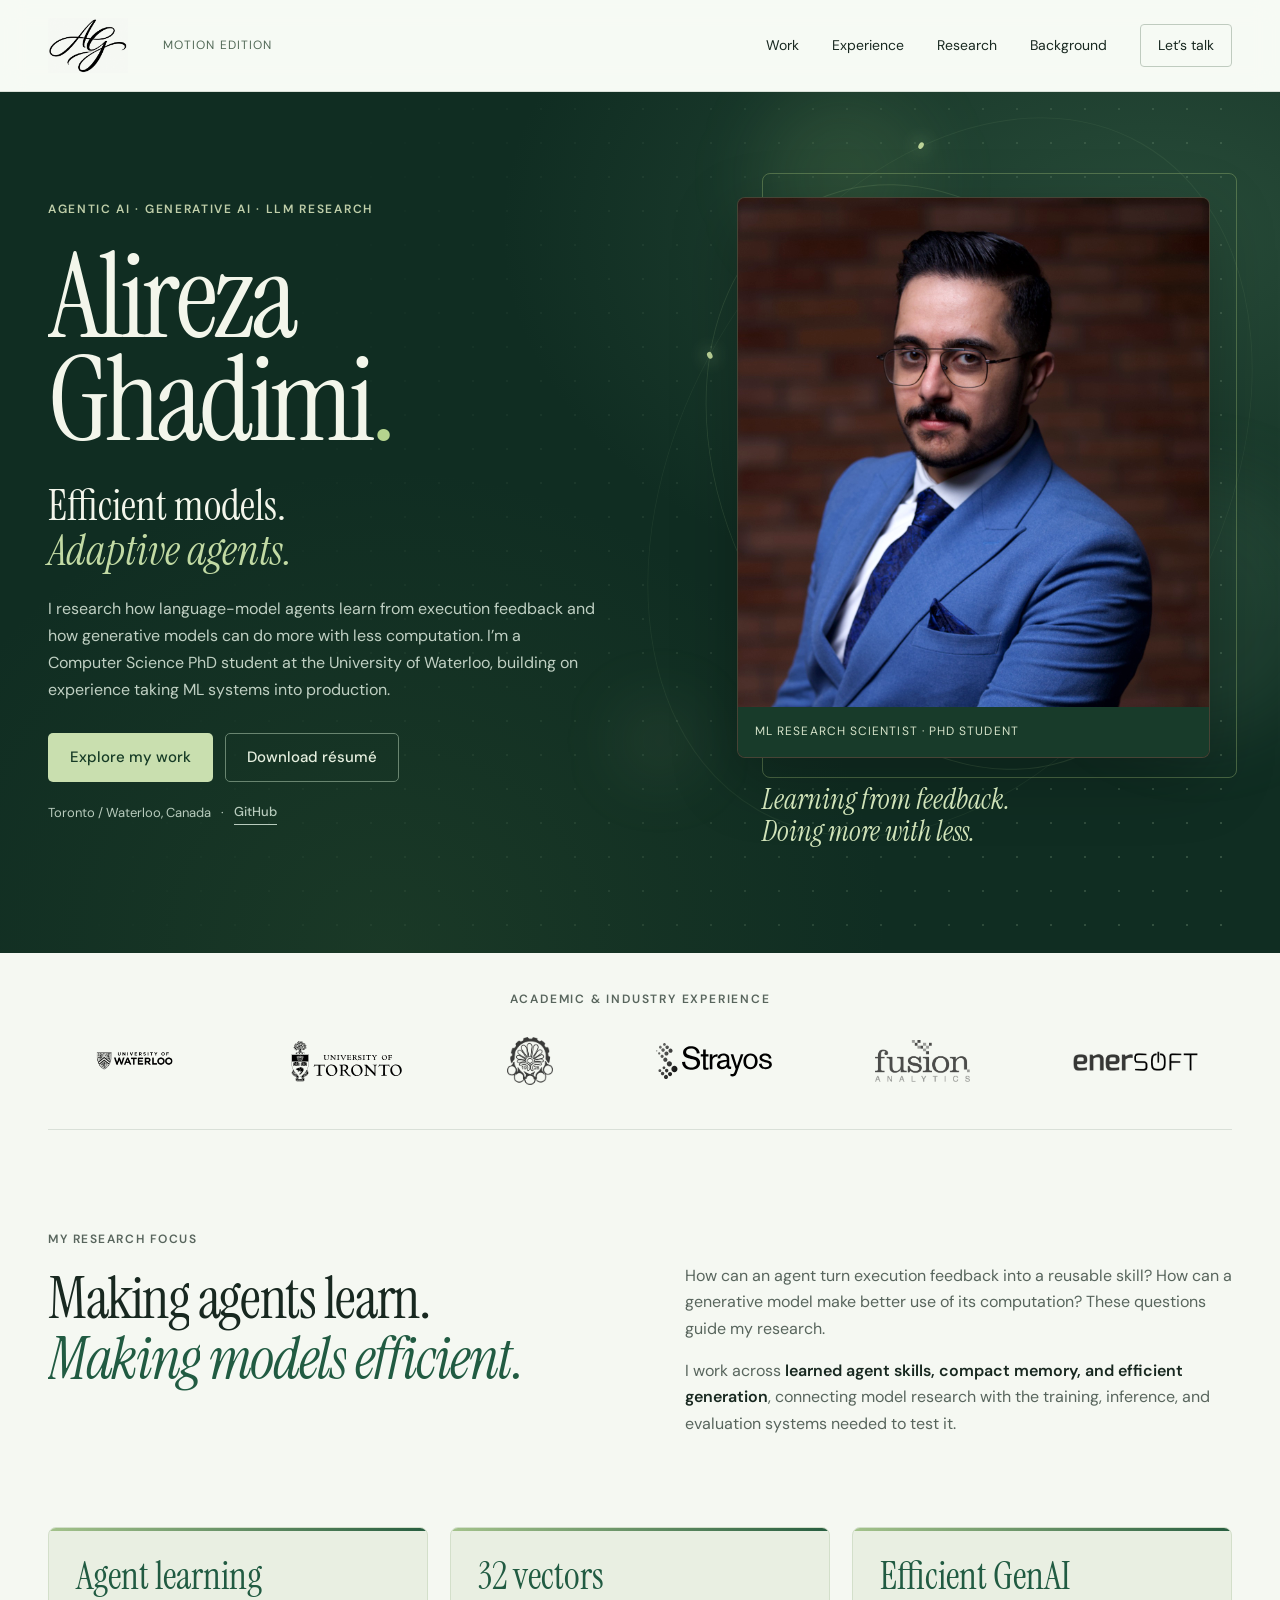
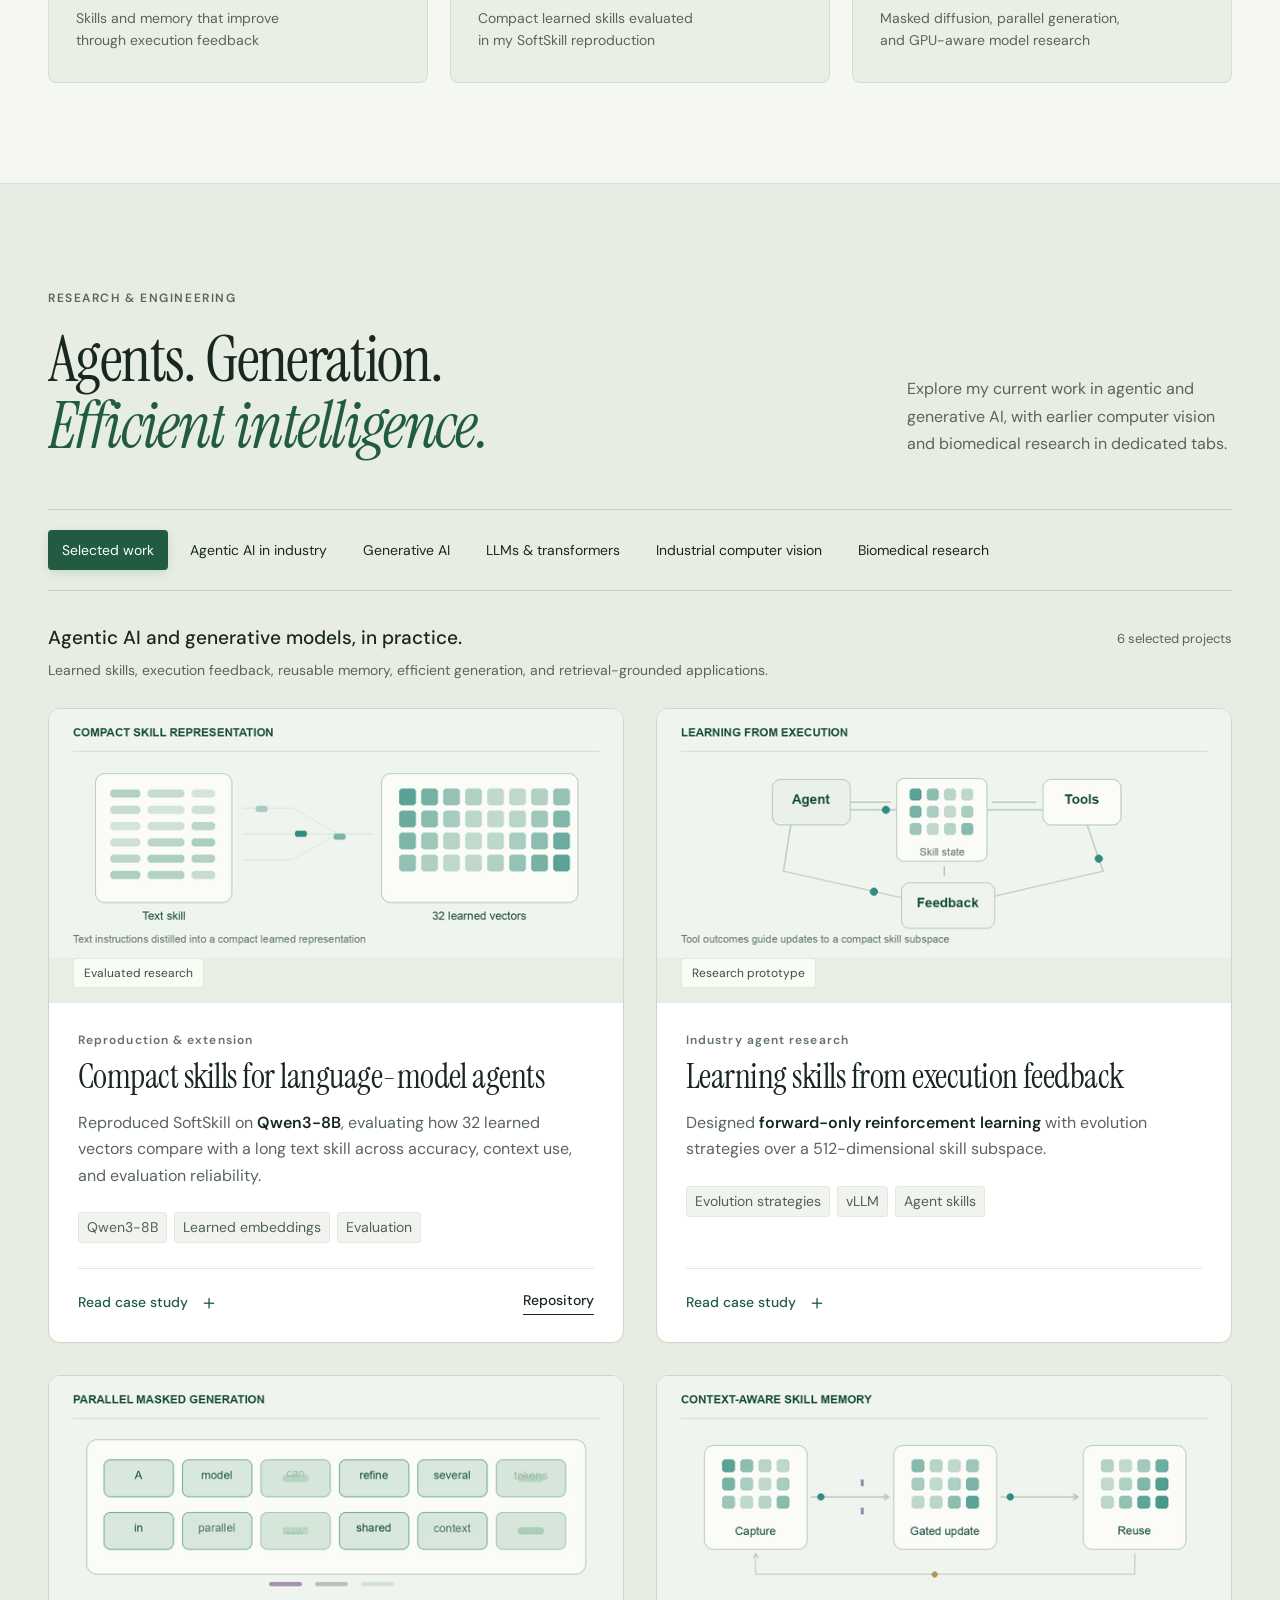
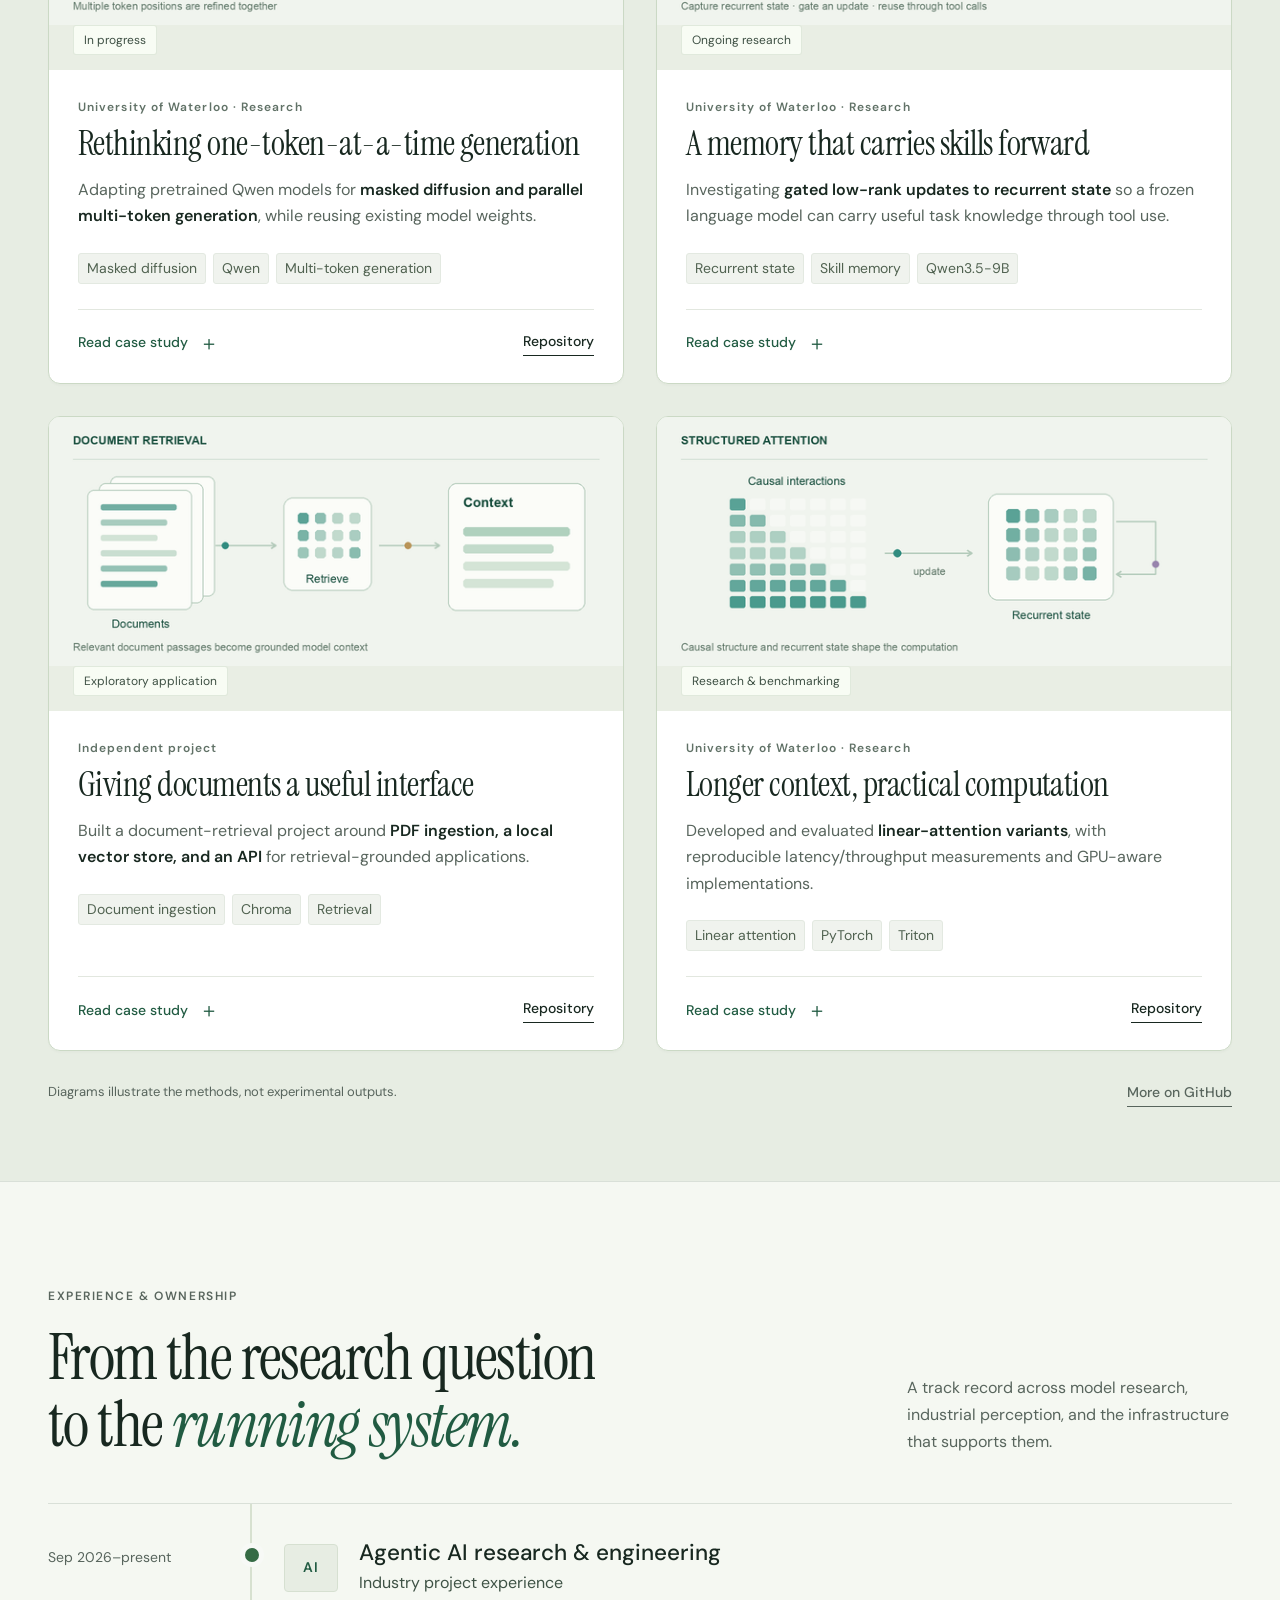
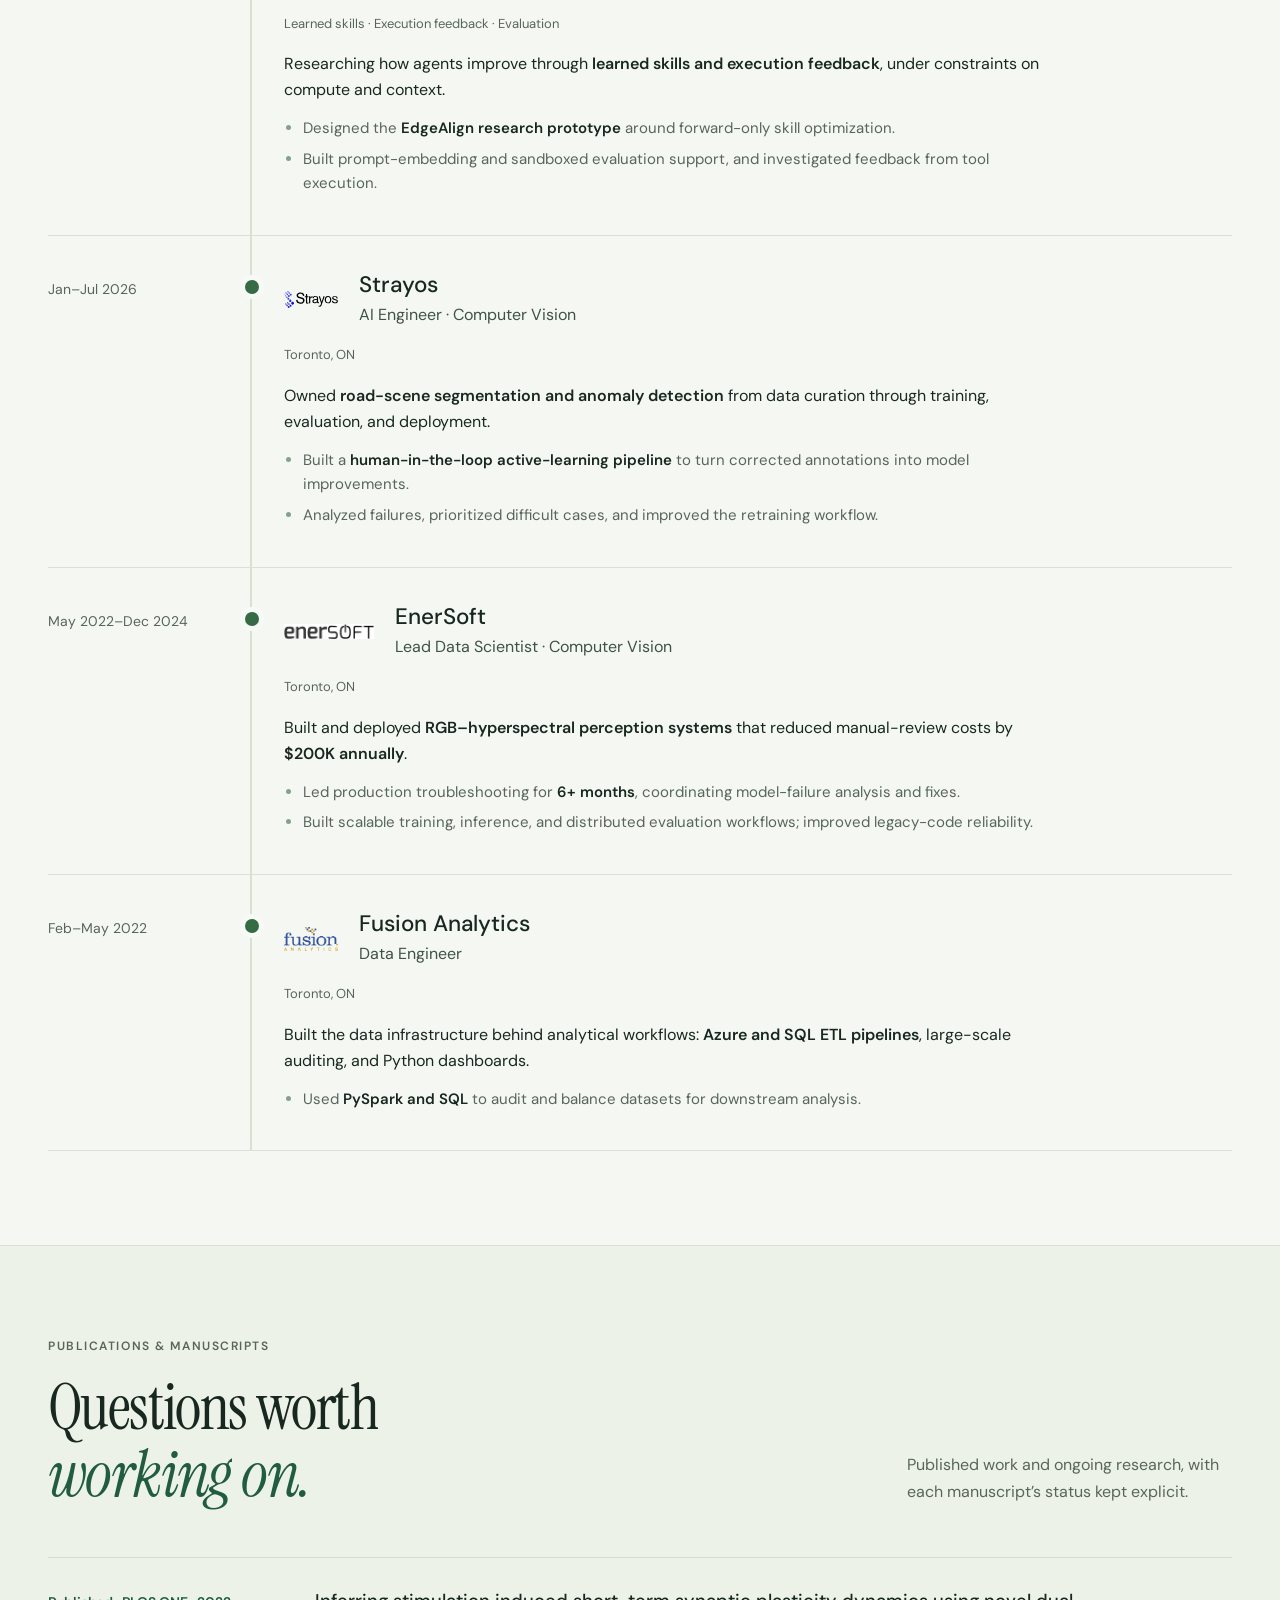
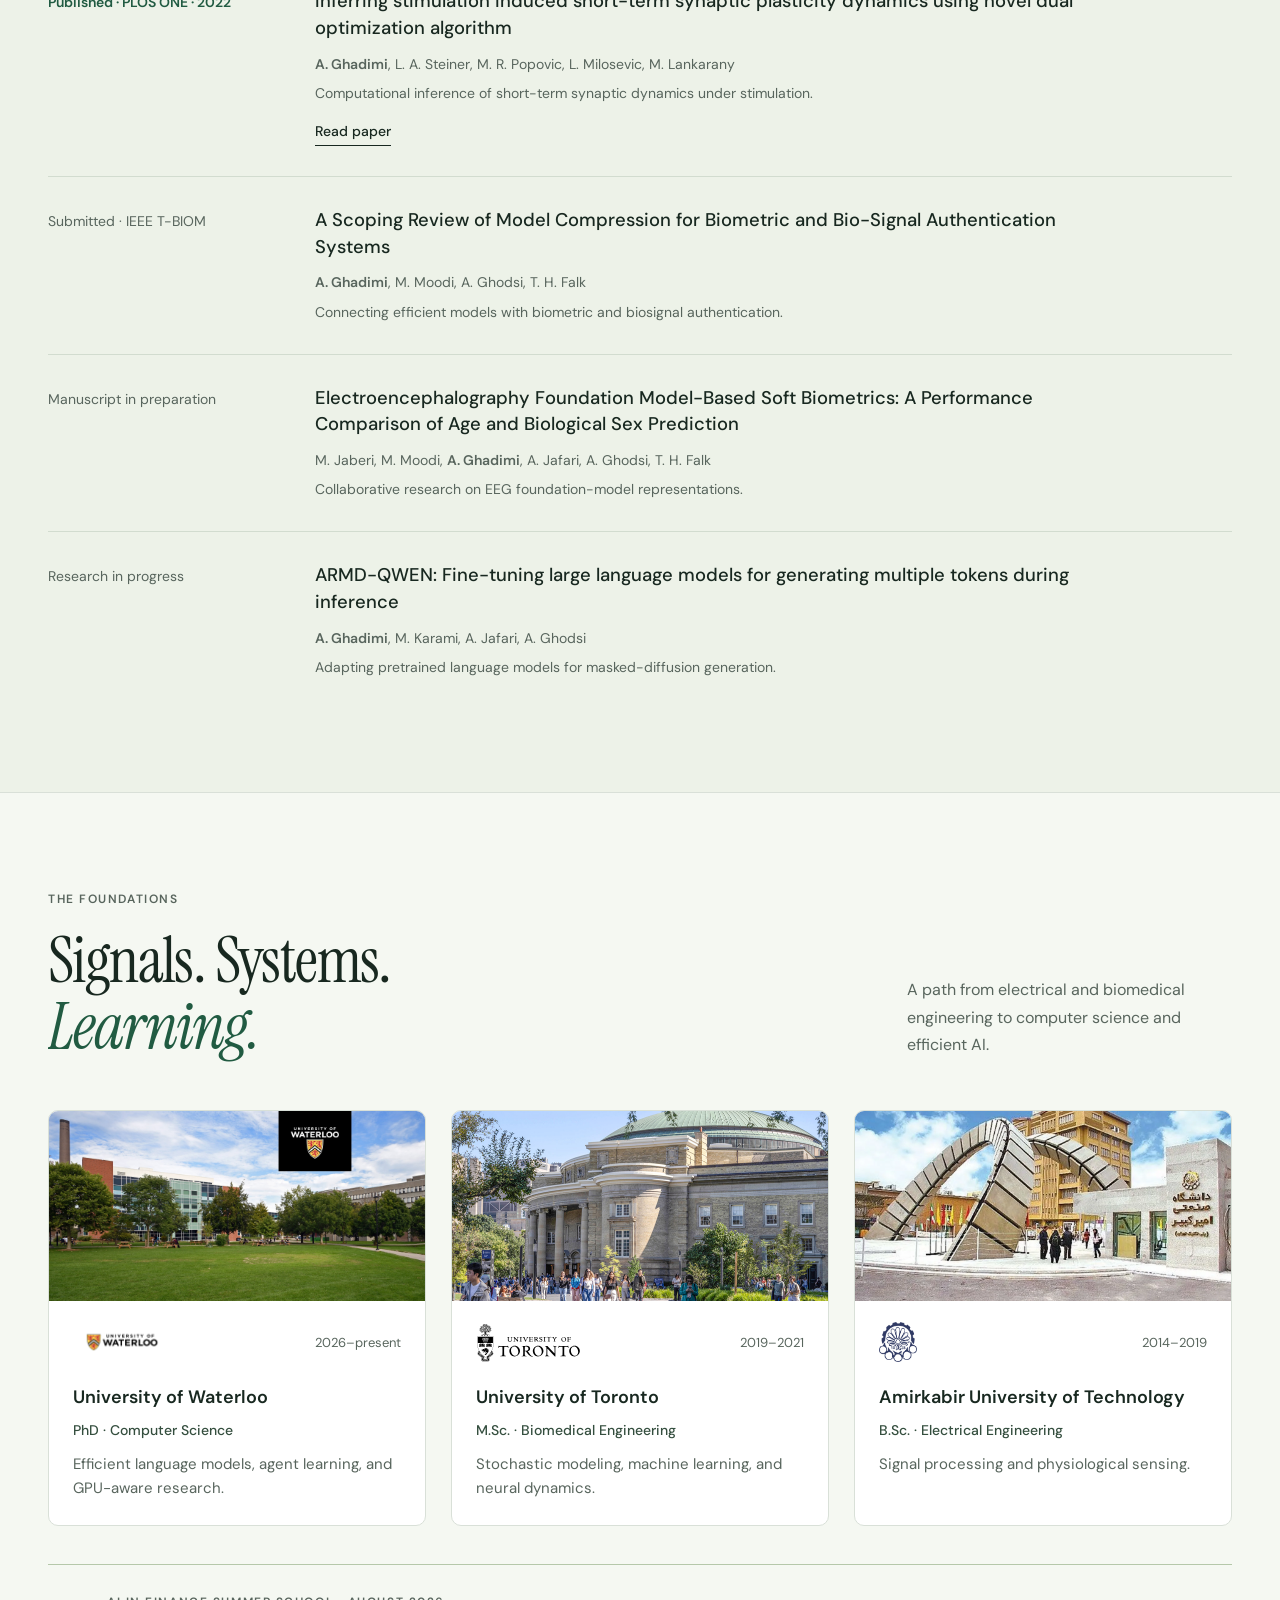
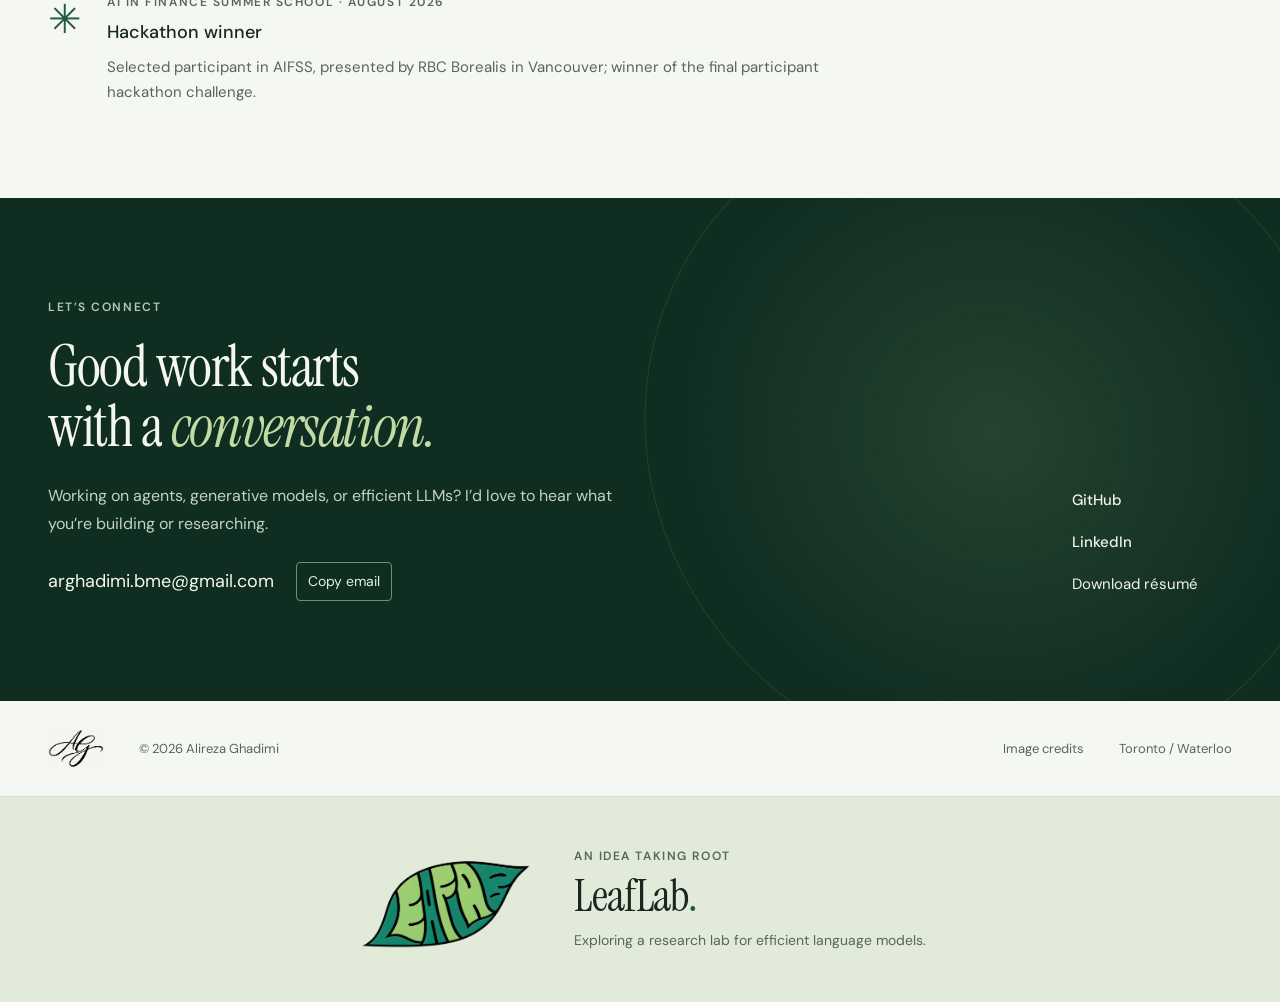
<file: animated/index.html>
<!doctype html>
<html lang="en"><head><meta charset="utf-8"><meta name="robots" content="noindex">
<title>Alireza Ghadimi</title><meta property="og:image" content="https://alireza-ghadimi.github.io/assets/ag-signature-preview.png">
<meta property="og:image:type" content="image/png">
<meta property="og:image:width" content="1200">
<meta property="og:image:height" content="630">
<meta property="og:image:alt" content="Alireza Ghadimi’s calligraphic AG initials">
<meta name="twitter:card" content="summary_large_image">
<meta name="twitter:image" content="https://alireza-ghadimi.github.io/assets/ag-signature-preview.png">
<meta name="twitter:image:alt" content="Alireza Ghadimi’s calligraphic AG initials"><link rel="canonical" href="https://alireza-ghadimi.github.io/">
<script>location.replace("../" + location.search + location.hash);</script>
<meta http-equiv="refresh" content="0; url=../"></head>
<body><a href="../">Continue to the portfolio</a></body></html>
</file>
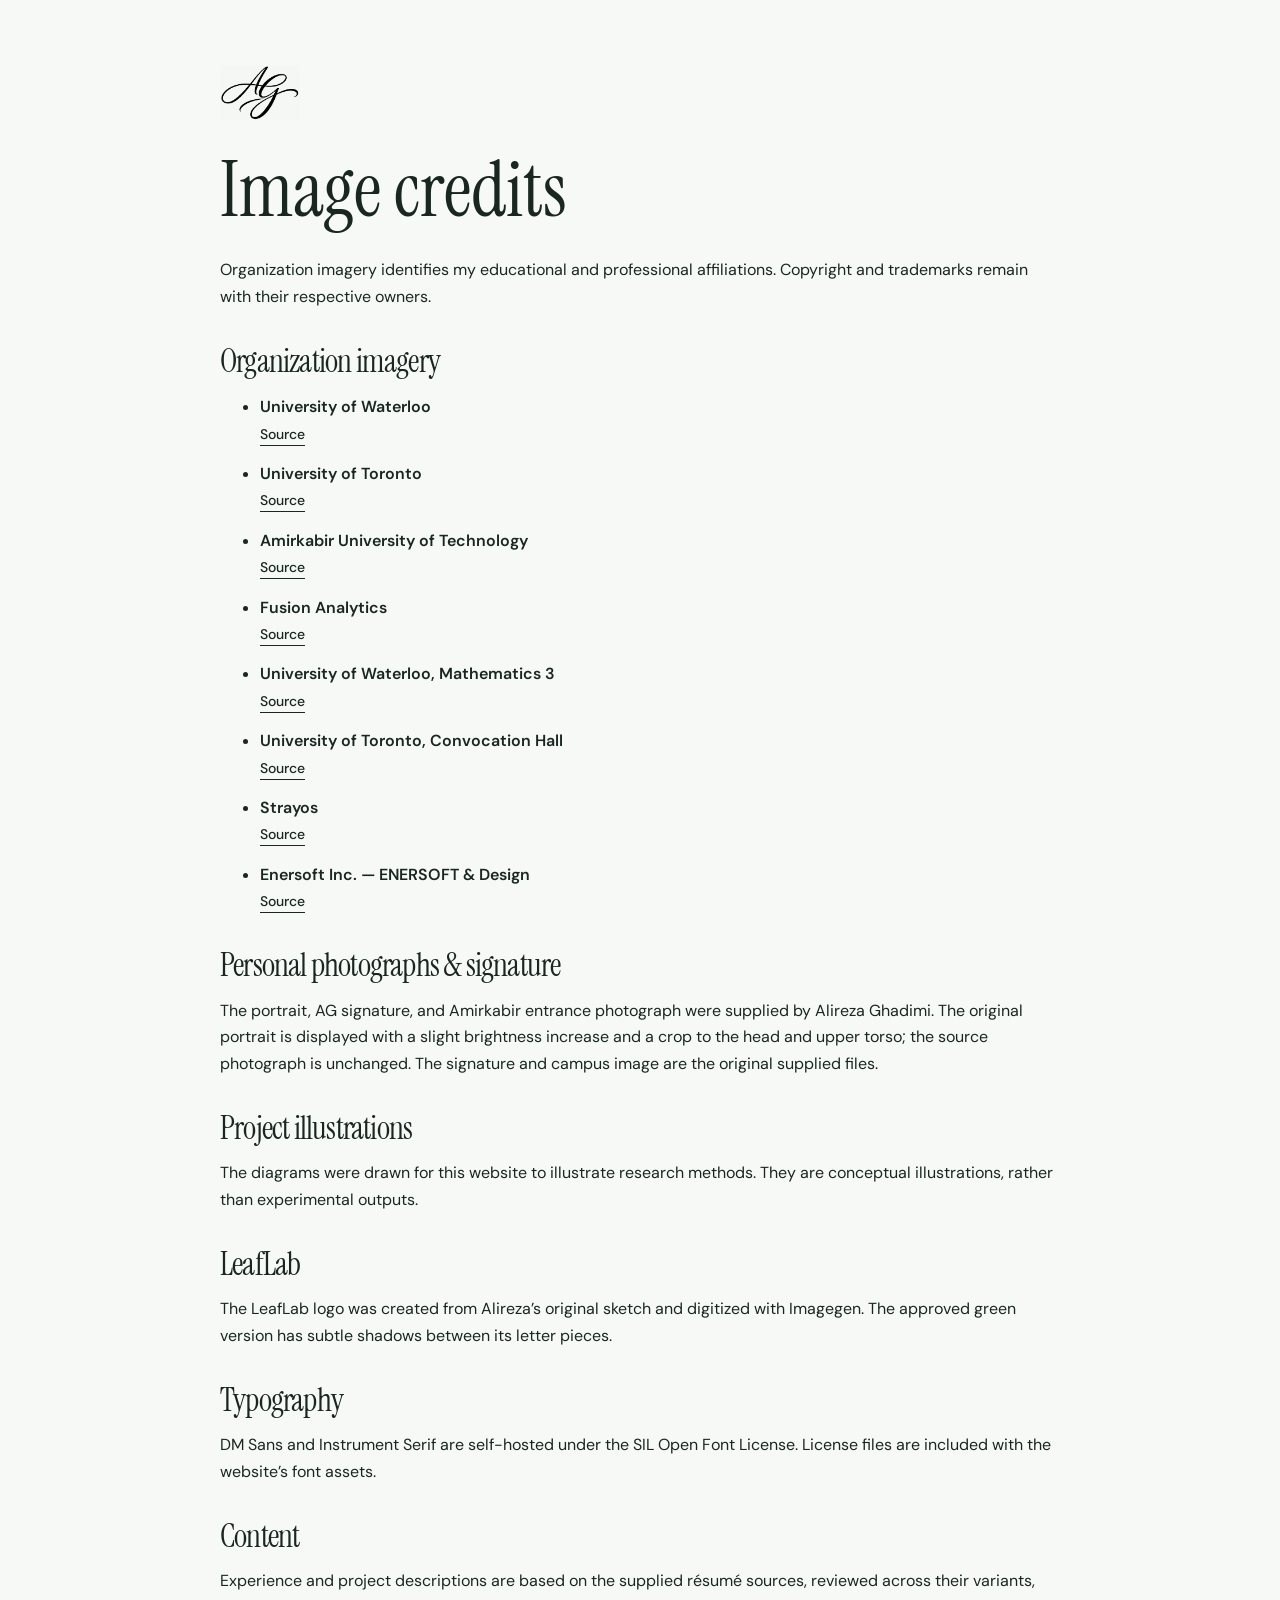
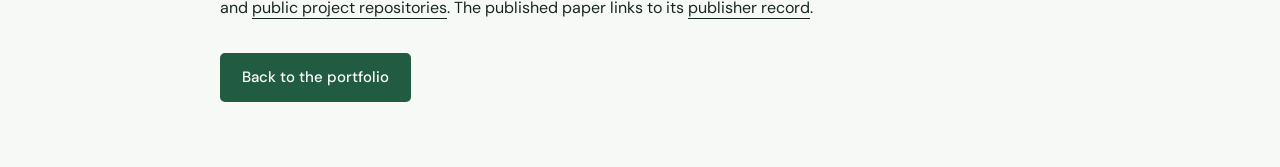
<file: credits.html>
<!doctype html><html lang="en"><head><meta charset="utf-8"><meta name="viewport" content="width=device-width,initial-scale=1"><meta name="robots" content="noindex,follow"><title>Image credits — Alireza Ghadimi</title><link rel="icon" href="assets/favicon.svg"><link rel="stylesheet" href="assets/fonts/fonts.css"><link rel="stylesheet" href="styles.css"></head><body><main class="container credits-page"><a class="brand" href="./" aria-label="Alireza Ghadimi home"><span class="signature-mark"><img src="assets/ag-signature.png" width="1254" height="1254" alt=""></span></a><h1>Image credits</h1><p>Organization imagery identifies my educational and professional affiliations. Copyright and trademarks remain with their respective owners.</p><h2>Organization imagery</h2><ul><li><strong>University of Waterloo</strong><br><a class="text-link" href="https://uwaterloo.ca/brand/uw-logos" target="_blank" rel="noopener noreferrer">Source</a></li><li><strong>University of Toronto</strong><br><a class="text-link" href="https://www.utoronto.ca" target="_blank" rel="noopener noreferrer">Source</a></li><li><strong>Amirkabir University of Technology</strong><br><a class="text-link" href="https://aut.ac.ir/en" target="_blank" rel="noopener noreferrer">Source</a></li><li><strong>Fusion Analytics</strong><br><a class="text-link" href="https://fusionanalytics.com" target="_blank" rel="noopener noreferrer">Source</a></li><li><strong>University of Waterloo, Mathematics 3</strong><br><a class="text-link" href="https://uwaterloo.ca/brand/downloads-and-resources/online-learning-and-virtual-meetings" target="_blank" rel="noopener noreferrer">Source</a></li><li><strong>University of Toronto, Convocation Hall</strong><br><a class="text-link" href="https://www.utoronto.ca" target="_blank" rel="noopener noreferrer">Source</a></li><li><strong>Strayos</strong><br><a class="text-link" href="https://strayos.com" target="_blank" rel="noopener noreferrer">Source</a></li><li><strong>Enersoft Inc. — ENERSOFT &amp; Design</strong><br><a class="text-link" href="https://ised-isde.canada.ca/cipo/trademark-search/1625248" target="_blank" rel="noopener noreferrer">Source</a></li></ul><h2>Personal photographs & signature</h2><p>The portrait, AG signature, and Amirkabir entrance photograph were supplied by Alireza Ghadimi. The original portrait is displayed with a slight brightness increase and a crop to the head and upper torso; the source photograph is unchanged. The signature and campus image are the original supplied files.</p><h2>Project illustrations</h2><p>The diagrams were drawn for this website to illustrate research methods. They are conceptual illustrations, rather than experimental outputs.</p><h2>LeafLab</h2><p>The LeafLab logo was created from Alireza’s original sketch and digitized with Imagegen. The approved green version has subtle shadows between its letter pieces.</p><h2>Typography</h2><p>DM Sans and Instrument Serif are self-hosted under the SIL Open Font License. License files are included with the website’s font assets.</p><h2>Content</h2><p>Experience and project descriptions are based on the supplied résumé sources, reviewed across their variants, and <a href="https://github.com/Alireza-Ghadimi">public project repositories</a>. The published paper links to its <a href="https://doi.org/10.1371/journal.pone.0273699">publisher record</a>.</p><a class="button button-green" href="./">Back to the portfolio</a></main></body></html>
</file>
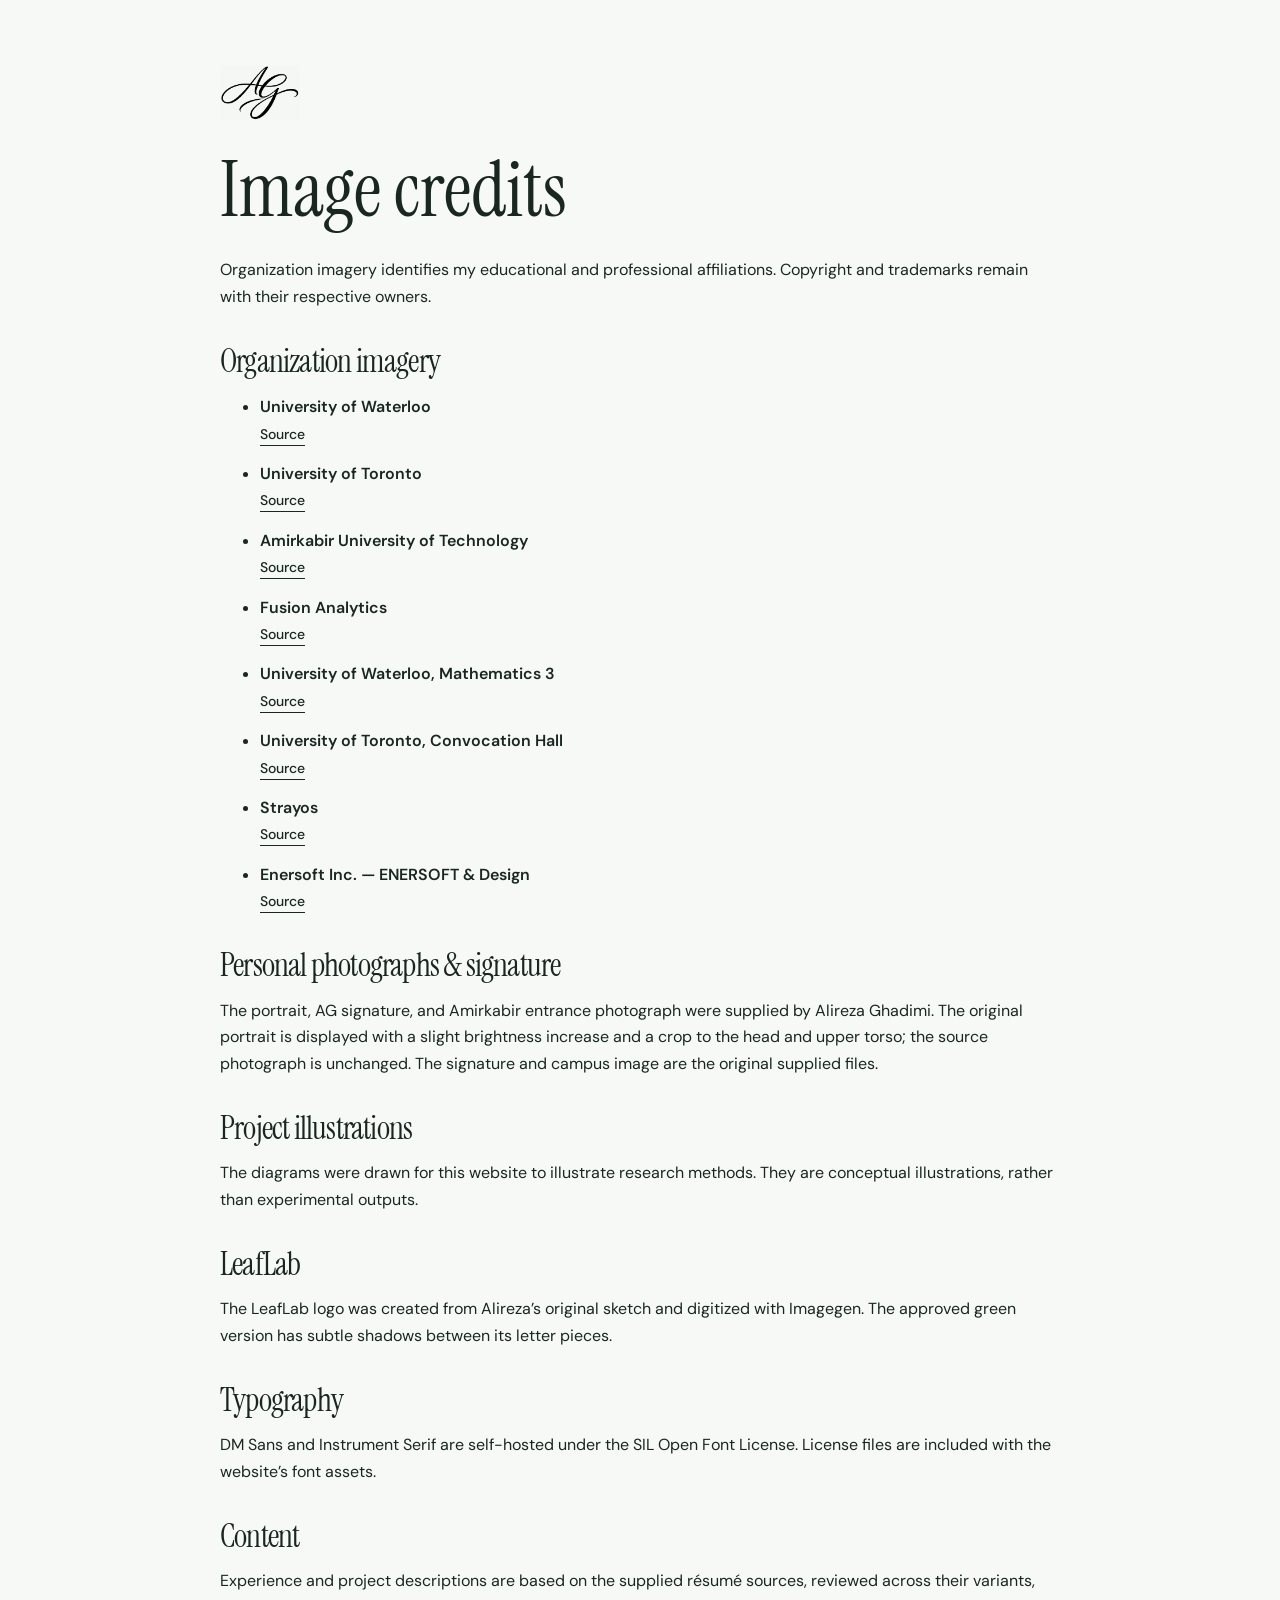
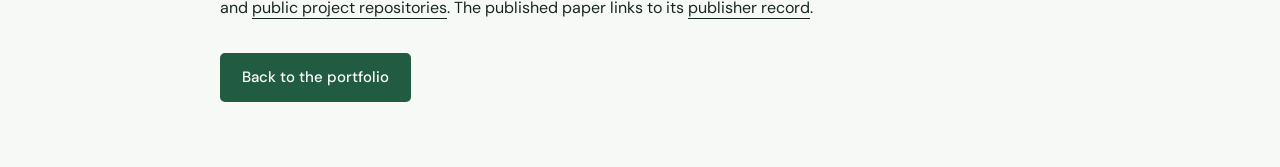
<file: animated/credits.html>
<!doctype html>
<html lang="en"><head><meta charset="utf-8"><meta name="robots" content="noindex">
<title>Alireza Ghadimi</title><link rel="canonical" href="https://alireza-ghadimi.github.io/credits.html">
<script>location.replace("../credits.html" + location.search + location.hash);</script>
<meta http-equiv="refresh" content="0; url=../credits.html"></head>
<body><a href="../credits.html">Continue to the portfolio</a></body></html>
</file>
<file: assets/fonts/fonts.css>
@font-face {
  font-family: 'DM Sans';
  font-style: normal;
  font-weight: 400;
  font-display: swap;
  src: url(dm-sans-normal-400.woff) format('woff');
}
@font-face {
  font-family: 'DM Sans';
  font-style: normal;
  font-weight: 500;
  font-display: swap;
  src: url(dm-sans-normal-500.woff) format('woff');
}
@font-face {
  font-family: 'DM Sans';
  font-style: normal;
  font-weight: 600;
  font-display: swap;
  src: url(dm-sans-normal-600.woff) format('woff');
}
@font-face {
  font-family: 'DM Sans';
  font-style: normal;
  font-weight: 700;
  font-display: swap;
  src: url(dm-sans-normal-700.woff) format('woff');
}
@font-face {
  font-family: 'Instrument Serif';
  font-style: italic;
  font-weight: 400;
  font-display: swap;
  src: url(instrument-serif-italic-400.woff) format('woff');
}
@font-face {
  font-family: 'Instrument Serif';
  font-style: normal;
  font-weight: 400;
  font-display: swap;
  src: url(instrument-serif-normal-400.woff) format('woff');
}
</file>
<file: styles.css>
:root{--paper:#f7f9f6;--white:#fff;--ink:#182820;--muted:#58655d;--green:#215b42;--light:#e9eee7;--line:#d9e0d8;--serif:'Instrument Serif',Georgia,serif;--sans:'DM Sans',Arial,sans-serif}
*{box-sizing:border-box}html{scroll-behavior:smooth;scroll-padding-top:110px}body{margin:0;background:var(--paper);color:var(--ink);font:1rem/1.65 var(--sans);-webkit-font-smoothing:antialiased}body.dialog-open{overflow:hidden}button,a{-webkit-tap-highlight-color:transparent}button{font:inherit;cursor:pointer;color:inherit}a{color:inherit;text-underline-offset:5px;text-decoration-thickness:1px}a:hover{color:var(--green)}img,svg{display:block;max-width:100%}h1,h2,h3,p{margin:0}h1,h2,h3{font-weight:400}h2{font-family:var(--serif);font-size:clamp(2.8rem,4.5vw,4.3rem);line-height:1.04;letter-spacing:-.025em}h2 em{color:var(--green);font-weight:400}strong{font-weight:600}p+p{margin-top:1rem}[hidden]{display:none!important}:focus-visible{outline:3px solid #649e7a;outline-offset:5px}.container{width:min(1200px,calc(100% - 96px));margin-inline:auto}.overline{font-size:.75rem;font-weight:600;line-height:1.5;letter-spacing:.13em;color:var(--muted)}.text-link{text-decoration:none;border-bottom:1px solid currentColor;padding-bottom:2px;font-size:.875rem;font-weight:500}.button{display:inline-flex;justify-content:center;align-items:center;min-height:49px;padding:11px 21px;border:1px solid transparent;border-radius:5px;text-decoration:none;font-size:.9375rem;font-weight:500;transition:background .18s,color .18s,transform .18s}.button-green{background:var(--green);color:white}.button-green:hover{background:#163e2d;color:white;transform:translateY(-1px)}.button-outline{border-color:#bac8bb}.button-outline:hover{background:#e8eee6;color:var(--ink)}.sr-only{position:absolute;width:1px;height:1px;padding:0;margin:-1px;overflow:hidden;clip:rect(0,0,0,0);white-space:nowrap;border:0}.skip-link{position:fixed;top:8px;left:16px;z-index:50;padding:10px 20px;background:var(--green);color:white;transform:translateY(-150%)}.skip-link:focus{transform:none}
/* Identity and introduction */
.site-header{position:sticky;top:0;z-index:20;background:rgba(247,249,246,.96);border-bottom:1px solid var(--line);backdrop-filter:blur(12px)}.header-inner{height:91px;display:flex;align-items:center;justify-content:space-between}.brand{display:inline-block;flex-shrink:0}.signature-mark{display:block;position:relative;width:80px;aspect-ratio:1107/761;overflow:hidden;mix-blend-mode:multiply}.signature-mark img{position:absolute;max-width:none;width:113.279%;height:auto;left:-7.6784%;top:-39.9474%}#main-nav{display:flex;align-items:center;gap:33px}#main-nav a{font-size:.875rem;text-decoration:none;padding:7px 0}#main-nav .nav-contact{padding:9px 17px;border:1px solid #bfcbbf;border-radius:4px}.menu-toggle{display:none}.hero{display:grid;grid-template-columns:1.22fr 1fr;gap:72px;padding-block:75px 78px;align-items:center}.hero-overline{margin-bottom:25px}.hero-overline>span{display:none}.hero h1{font-family:var(--serif);font-size:clamp(5rem,7.5vw,7.25rem);line-height:.87;letter-spacing:-.035em}.hero h1>span{color:var(--green)}.hero-thesis{font-family:var(--serif);font-size:clamp(1.9rem,2.6vw,2.6rem);line-height:1.12;margin-top:30px}.hero-thesis em{color:var(--green)}.hero-bio{max-width:545px;color:var(--muted);margin-top:21px;line-height:1.7}.hero-actions{display:flex;flex-wrap:wrap;gap:12px;margin-top:29px}.hero-location{display:flex;align-items:center;gap:10px;flex-wrap:wrap;margin-top:19px;font-size:.8125rem;color:var(--muted)}.hero-location .text-link{font-size:inherit}.portrait-area{position:relative;padding:20px 22px 0 0;align-self:center}.portrait-frame{position:relative;z-index:1;border-radius:4px;overflow:hidden;background:#30251e}.portrait{width:100%;aspect-ratio:1/1.08;filter:brightness(1.12)}.portrait-caption{display:flex;justify-content:space-between;gap:10px;background:#ebeee6;color:#394b3e;padding:15px 17px;font-size:.75rem;letter-spacing:.07em}.portrait-caption span:last-child{display:none}.portrait-note{position:relative;z-index:1;font-family:var(--serif);font-style:italic;font-size:1.6rem;line-height:1.15;margin:21px 0 0 20px;color:var(--green)}.portrait-outline{position:absolute;top:0;right:0;bottom:66px;left:20px;border:1px solid #a8baaa;border-radius:4px;pointer-events:none}.affiliations{border-top:1px solid var(--line);padding-top:26px;padding-bottom:44px}.affiliations>.overline{text-align:center;letter-spacing:.15em}.logo-strip{display:flex;justify-content:space-around;align-items:center;gap:36px;padding-top:30px}.logo-strip img{width:auto;max-width:132px;max-height:42px;object-fit:contain;filter:grayscale(1);opacity:.75;mix-blend-mode:multiply}.logo-strip .logo-toronto{filter:brightness(0);max-width:120px;opacity:.7}.logo-strip .logo-amirkabir{max-width:101px;max-height:48px}.logo-strip .logo-strayos{max-width:116px}.logo-strip .logo-fusion{max-width:107px}.logo-strip .logo-enersoft{max-width:125px}.experience-title>img[src$="company-enersoft-logo.png"]{width:90px}
/* Background and impact */
.perspective{display:grid;grid-template-columns:1fr 1fr;gap:90px;padding-block:84px 55px;border-top:1px solid var(--line)}.perspective .overline{margin-bottom:21px}.perspective h2{font-size:clamp(2.8rem,4vw,3.7rem)}.perspective-copy{padding-top:33px;color:var(--muted)}.perspective-copy strong{color:var(--ink)}.impact-strip{display:grid;grid-template-columns:1fr 1fr 1fr;padding-block:30px 74px;gap:40px}.impact-strip>div{border-top:1px solid #b3c5b6;padding-top:21px}.impact-strip strong{display:block;font:400 2.6rem/1.15 var(--serif);color:var(--green)}.impact-strip span{display:block;font-size:.875rem;color:var(--muted);margin-top:10px;line-height:1.55}
/* Projects */
.work-section{padding:92px 0 74px;background:#edf1eb;border-block:1px solid var(--line)}.section-heading{display:flex;align-items:flex-end;justify-content:space-between;gap:50px;margin-bottom:49px}.section-heading .overline{margin-bottom:20px}.section-description{color:var(--muted);max-width:325px;line-height:1.7;padding-bottom:3px}.work-tabs{display:flex;flex-wrap:wrap;gap:8px;border-block:1px solid #cbd6c9;padding:17px 0}.work-tabs button{padding:9px 13px;font-size:.875rem;line-height:1.45;border:1px solid transparent;border-radius:4px;background:transparent;white-space:nowrap;transition:background .15s}.work-tabs button:hover{background:#dce6d9}.work-tabs button[aria-selected=true]{background:var(--green);color:white}.work-intro{display:flex;justify-content:space-between;gap:26px;align-items:center;margin:34px 0 27px}.work-intro h3{font-size:1.1875rem;font-weight:500;line-height:1.35}.work-intro p{max-width:740px;font-size:.875rem;line-height:1.6;color:var(--muted);margin-top:8px}#work-count{font-size:.8125rem;white-space:nowrap;color:var(--muted);align-self:flex-start;padding-top:3px}.work-grid{display:grid;grid-template-columns:repeat(2,minmax(0,1fr));gap:28px}.work-card{background:var(--white);border:1px solid #d5dfd3;border-radius:7px;overflow:hidden;display:flex;flex-direction:column;transition:box-shadow .2s,border-color .2s}.work-card:hover{border-color:#99b59e;box-shadow:0 7px 22px #1d38280a}.work-art{position:relative;overflow:hidden}.work-art>svg{width:100%;height:auto;aspect-ratio:600/260}.project-status{position:absolute;top:14px;right:14px;background:#ffffffed;border:1px solid #ffffff80;padding:5px 10px;font-size:.75rem;line-height:1.5;border-radius:3px;color:#3e5044}.work-card-body{padding:27px 28px 23px;flex:1;display:flex;flex-direction:column}.work-context{font-size:.75rem;letter-spacing:.09em;margin-bottom:9px;color:#617267}.work-card h3{font-family:var(--serif);font-size:2.15rem;line-height:1.08;letter-spacing:-.015em}.work-summary{color:var(--muted);margin-top:15px;line-height:1.65;font-size:1rem}.work-summary strong{color:var(--ink)}.tags{list-style:none;display:flex;flex-wrap:wrap;gap:7px;padding:0;margin:23px 0 25px}.tags li{font-size:.875rem;line-height:1.5;background:#f0f3ee;border:1px solid #e3e9e1;color:#506250;padding:4px 8px;border-radius:3px}.work-links{margin-top:auto;padding-top:17px;border-top:1px solid #e2e7df;display:flex;justify-content:space-between;align-items:center;gap:20px}.case-link{padding:0;min-height:32px;display:flex;align-items:center;gap:11px;border:0;background:none;color:var(--green);font-size:.875rem;font-weight:500}.case-link>span{font-size:1.25rem;line-height:1}.case-link:hover{text-decoration:underline;text-underline-offset:5px}.work-footer{display:flex;justify-content:space-between;gap:24px;margin-top:30px;color:var(--muted);font-size:.8125rem}.work-footer>.text-link{flex-shrink:0}
/* Experience and publications */
.experience-section{padding-block:105px 94px}.experience-section .section-heading{margin-bottom:45px}.experience-section h2{font-size:clamp(2.8rem,4.1vw,3.9rem)}.experience-row{display:grid;grid-template-columns:190px 1fr;gap:45px;border-top:1px solid var(--line);padding:35px 0 39px}.experience-row:last-child{border-bottom:1px solid var(--line)}.experience-date{font-size:.875rem;color:var(--muted);padding-top:7px}.experience-title{display:flex;align-items:center;gap:21px}.experience-title>img{width:54px;height:48px;object-fit:contain;mix-blend-mode:multiply}.experience-monogram{width:54px;height:48px;display:flex;align-items:center;justify-content:center;color:var(--green);background:#e7ede3;border:1px solid #d6e0d1;border-radius:4px;font-size:.875rem;letter-spacing:.04em;font-weight:600;flex-shrink:0}.experience-title h3{font-size:1.4rem;font-weight:500;line-height:1.25}.experience-title p{font-size:1rem;margin-top:3px;color:#3e5245}.experience-meta{font-size:.8125rem;color:var(--muted);margin-top:16px}.experience-summary{margin-top:17px;max-width:760px}.experience-main ul{padding-left:19px;margin:12px 0 0;max-width:760px;color:var(--muted);font-size:.9375rem}.experience-main li+li{margin-top:6px}.experience-main li::marker{color:#83a389}.experience-main strong{color:var(--ink)}.research-section{padding:91px 0 83px;background:#f0f3ed;border-block:1px solid var(--line)}.publication{display:grid;grid-template-columns:222px 1fr;gap:45px;border-top:1px solid #d2dccf;padding:30px 0}.paper-status{font-size:.875rem;color:var(--muted);line-height:1.6;padding-top:3px}.published .paper-status{color:var(--green);font-weight:600}.publication h3{font-size:1.15rem;font-weight:500;line-height:1.45;max-width:800px}.publication h3>a{text-decoration:none}.publication h3>a:hover{text-decoration:underline}.paper-authors{font-size:.875rem;color:var(--muted);margin-top:11px}.paper-summary{font-size:.875rem;color:var(--muted);margin-top:6px}.publication .text-link{display:inline-block;margin-top:15px}
/* Education, contact, LeafLab */
.background-section{padding-block:97px 94px}.education-grid{display:grid;grid-template-columns:repeat(3,minmax(0,1fr));gap:25px}.education-card{border:1px solid var(--line);border-radius:6px;overflow:hidden;background:white}.campus-photo{width:100%;height:178px;object-fit:cover;transition:transform .4s}.education-card>a{display:block;overflow:hidden}.education-card>a:hover .campus-photo{transform:scale(1.025)}.education-body{padding:22px 24px 25px}.education-top{display:flex;align-items:center;justify-content:space-between;gap:14px;margin-bottom:23px;height:39px}.education-logo{width:auto;max-width:110px;max-height:39px;object-fit:contain}.education-top .logo-toronto{filter:brightness(0);max-width:105px}.education-top .logo-amirkabir{max-width:83px;max-height:40px}.education-top>span{font-size:.8125rem;color:var(--muted);white-space:nowrap}.education-card h3{font-size:1.125rem;font-weight:600;line-height:1.35}.education-card .degree{margin-top:10px;font-size:.875rem;color:#344e3e;font-weight:500}.education-body>p:last-child{color:var(--muted);margin-top:10px;font-size:.9375rem;line-height:1.6}.award-note{display:flex;gap:25px;align-items:flex-start;margin-top:38px;padding:28px 0 0;border-top:1px solid var(--line)}.award-symbol{font-size:2.5rem;color:var(--green);line-height:1.3}.award-note h3{font-size:1.125rem;font-weight:500;margin:7px 0}.award-note>div>p:last-child{font-size:.9375rem;color:var(--muted);max-width:750px}.contact-section{background:#173e2d;color:#f4f7f0;padding:76px 0 79px}.contact-inner{display:flex;justify-content:space-between;gap:60px;align-items:flex-end}.contact-section .overline{color:#b0cbb6;margin-bottom:21px}.contact-section h2{font-size:clamp(2.8rem,4.5vw,4.3rem)}.contact-section h2 em{color:#b7d6b9}.contact-section h2+p{max-width:590px;margin-top:25px;color:#c3d2c6;line-height:1.75}.email-row{display:flex;align-items:center;gap:22px;flex-wrap:wrap;margin-top:24px}.email-row>a{font-size:1.125rem;text-decoration:none}.email-row>a:hover{color:#d5ebcf;text-decoration:underline}.copy-email{background:transparent;border:1px solid #718f78;color:#e6eee3;border-radius:4px;padding:7px 11px;font-size:.875rem}.copy-email:hover{background:#2b543e}.contact-links{display:flex;flex-direction:column;gap:17px;min-width:160px;padding-bottom:5px}.contact-links a{color:#f0f5ec;font-size:.9375rem;text-decoration:none;border:0;padding:0}.contact-links a:hover{color:#c3dfb9;text-decoration:underline}.footer-main{display:flex;align-items:center;gap:35px;padding-block:28px;font-size:.8125rem;color:var(--muted)}.footer-main .signature-mark{width:56px}.footer-main>p{margin-right:auto}.footer-main>a:not(.brand){text-decoration:none}.leaflab-section{border-top:1px solid var(--line);background:#e9eee5}.leaflab-inner{display:flex;align-items:center;justify-content:center;gap:37px;padding-block:43px 44px}.leaflab-inner>img{width:183px;height:auto}.leaflab-inner h2{font-family:var(--serif);font-size:2.8rem;line-height:1.1;margin-top:7px}.leaflab-inner h2>span{color:var(--green)}.leaflab-inner p:last-child{color:var(--muted);font-size:.875rem;margin-top:8px}
/* Case study dialogs */
.case-dialog{padding:0;position:fixed;max-width:min(830px,calc(100vw - 40px));width:830px;max-height:calc(100dvh - 64px);border:1px solid #ccd8c9;border-radius:10px;background:var(--paper);color:var(--ink);box-shadow:0 30px 100px #10261938;overscroll-behavior:contain}.case-dialog::backdrop{background:#10251dbd;backdrop-filter:blur(5px)}.dialog-close{position:sticky;float:right;top:15px;margin:15px 15px 0 0;width:40px;height:40px;background:#e5ece2;border:1px solid #c8d6c4;border-radius:50%;font-size:1.75rem;line-height:1;z-index:1}.dialog-close:hover{background:#d5e1d0}.dialog-inner{padding:47px 50px}.dialog-inner>.overline{max-width:90%;margin-bottom:18px}.dialog-inner h2{font-size:3.5rem;line-height:1.03}.dialog-lead{font-size:1.1rem;color:var(--muted);margin-top:25px}.dialog-lead strong{color:var(--ink)}.dialog-inner section{margin-top:28px}.dialog-inner section h3{font-size:1rem;font-weight:600;margin-bottom:10px}.dialog-inner section p,.contribution-list{color:var(--muted)}.contribution-list{padding-left:21px;margin:0}.contribution-list li{padding-left:3px}.contribution-list li+li{margin-top:9px}.contribution-list li::marker{color:var(--green)}.dialog-inner .case-note{font-size:.875rem;border-left:2px solid #a7bca7;padding-left:15px;margin-top:17px}.dialog-links{display:flex;flex-wrap:wrap;gap:12px;margin-top:29px}.benchmark{padding:22px;border:1px solid var(--line);background:white;border-radius:6px;margin-top:29px;overflow:auto}.benchmark table{width:100%;border-collapse:collapse;text-align:left;margin:11px 0;font-size:.875rem}.benchmark caption{text-align:left;font-size:1rem;font-weight:500;margin-bottom:13px}.benchmark th{font-weight:500}.benchmark thead th{font-size:.8125rem;color:var(--muted)}.benchmark td,.benchmark th{padding:10px 8px;border-bottom:1px solid var(--line)}.benchmark tr.best-result{background:#ebf1e8;color:var(--green)}.benchmark>p:last-child{font-size:.8125rem;line-height:1.6;color:var(--muted)}.noscript-note{padding:20px;border:1px solid var(--line);margin-top:25px}.credits-page{max-width:840px;padding-block:65px}.credits-page h1{font-family:var(--serif);font-size:4.8rem;line-height:1;margin:24px 0 28px}.credits-page h2{font-size:2rem;margin:35px 0 15px}.credits-page li{margin-bottom:14px}.credits-page>.button{margin-top:32px}
@media(min-width:1440px){.hero{gap:100px;padding-block:90px}.portrait-area{padding-right:24px}.hero-bio{max-width:520px}}
@media(max-width:1100px){.container{width:calc(100% - 64px)}.hero{gap:42px}.hero h1{font-size:6rem}.hero-thesis{font-size:2.2rem}.logo-strip{gap:27px}.logo-strip img{max-width:112px}.logo-strip .logo-toronto{max-width:105px}.logo-strip .logo-amirkabir{max-width:80px}.logo-strip .logo-strayos{max-width:98px}.logo-strip .logo-fusion{max-width:90px}.logo-strip .logo-enersoft{max-width:106px}.perspective{gap:55px}.education-body{padding:20px 18px}.education-top{flex-wrap:wrap;height:65px;gap:8px}.education-top>span{width:100%}.section-description{max-width:280px}.experience-row{grid-template-columns:158px 1fr;gap:32px}.publication{grid-template-columns:180px 1fr;gap:30px}}
@media(max-width:820px){.container{width:calc(100% - 48px)}.header-inner{height:77px}.signature-mark{width:70px}#main-nav{gap:21px}.hero{gap:32px;padding-block:54px}.hero h1{font-size:5rem}.hero-actions{gap:10px}.hero-actions .button{padding-inline:13px;font-size:.875rem}.hero-thesis{font-size:1.9rem}.portrait-area{padding-right:12px}.portrait{aspect-ratio:1/1.3}.portrait-caption{padding:12px}.portrait-note{font-size:1.3rem;margin-left:8px}.portrait-outline{bottom:56px}.logo-strip{flex-wrap:wrap;justify-content:center;column-gap:40px;row-gap:24px}.logo-strip img{max-height:35px}.perspective{gap:40px;padding-top:65px}.perspective-copy{padding-top:20px}.impact-strip{gap:25px}.impact-strip strong{font-size:2.1rem}.section-heading{gap:30px;align-items:flex-start}.section-description{max-width:240px;padding-top:34px}.work-card-body{padding:23px 22px}.work-card h3{font-size:1.9rem}.work-tabs{gap:5px}.work-tabs button{padding:9px 10px}.education-grid{gap:16px}.campus-photo{height:148px}.education-body{padding:20px 16px}.education-card .degree{min-height:45px}.contact-inner{gap:40px}.contact-links{min-width:130px}.email-row>a{font-size:1rem}.footer-main{gap:20px}.footer-main>span{display:none}}
@media(max-width:640px){html{scroll-padding-top:85px}.container{width:calc(100% - 40px)}.header-inner{height:72px}.signature-mark{width:64px}.menu-toggle{display:flex;align-items:center;gap:14px;background:transparent;border:1px solid #c4d0c1;border-radius:4px;padding:7px 12px;font-size:.875rem}.menu-toggle>span{font-size:1rem}#main-nav{display:none;position:absolute;top:72px;left:0;right:0;padding:15px 20px 22px;background:var(--paper);border-bottom:1px solid var(--line);box-shadow:0 12px 20px #2137280c}#main-nav.is-open{display:flex;align-items:stretch;flex-direction:column;gap:4px}#main-nav a{padding:10px 8px;font-size:1rem}#main-nav .nav-contact{margin-top:7px;width:fit-content;padding:9px 16px}.hero{grid-template-columns:1fr;gap:38px;padding-block:41px}.hero-overline{font-size:.75rem;margin-bottom:24px}.hero h1{font-size:clamp(4.9rem,18vw,6.3rem);line-height:.91}.hero-thesis{font-size:2.15rem;margin-top:25px}.hero-thesis br{display:none}.hero-bio{font-size:1rem;margin-top:19px;max-width:520px}.hero-actions{margin-top:25px;gap:10px}.hero-actions .button{font-size:.875rem;padding-inline:16px}.hero-location{font-size:.8125rem;margin-top:16px}.portrait-area{width:min(100%,440px);padding:14px 14px 0 0;margin-inline:auto}.portrait{aspect-ratio:1.16}.portrait-caption{font-size:.75rem;padding:13px 14px}.portrait-note{font-size:1.45rem;line-height:1.1;margin:18px 0 0 10px}.portrait-outline{bottom:46px;left:14px}.affiliations{padding-top:23px;padding-bottom:32px}.logo-strip{gap:23px 30px;padding-top:25px}.logo-strip img{max-width:100px;max-height:32px}.logo-strip .logo-amirkabir{max-height:41px}.logo-strip .logo-enersoft{max-width:102px}.perspective{grid-template-columns:1fr;gap:23px;padding-block:50px 32px}.perspective h2{font-size:2.9rem}.perspective .overline{margin-bottom:17px}.perspective-copy{padding-top:0;font-size:1rem}.impact-strip{grid-template-columns:1fr;padding-block:9px 49px;gap:22px}.impact-strip>div{display:grid;grid-template-columns:126px 1fr;gap:15px;align-items:start;padding-top:18px}.impact-strip strong{font-size:1.9rem}.impact-strip span{font-size:.875rem;margin-top:1px}.impact-strip span br{display:none}.work-section{padding:54px 0 43px}.section-heading{display:block;margin-bottom:30px}.section-heading .overline{margin-bottom:16px}h2,.experience-section h2,.contact-section h2{font-size:2.95rem}.section-description{font-size:1rem;max-width:100%;padding-top:0;margin-top:22px}.work-tabs{flex-wrap:nowrap;overflow-x:auto;scrollbar-width:thin;scrollbar-color:#aebfaa transparent;padding:13px 0;gap:7px}.work-tabs button{font-size:.875rem;padding:9px 12px;flex-shrink:0}.work-intro{display:block;margin-top:25px;margin-bottom:22px}.work-intro h3{font-size:1.125rem}.work-intro p{font-size:.875rem;margin-top:10px}#work-count{display:block;margin-top:13px;font-size:.8125rem}.work-grid{grid-template-columns:1fr;gap:22px}.work-card-body{padding:23px 23px 21px}.work-card h3{font-size:2.1rem}.work-summary{font-size:1rem}.work-art>svg{max-height:none}.work-footer{display:block;margin-top:24px;font-size:.8125rem}.work-footer .text-link{display:inline-block;margin-top:14px}.experience-section{padding-block:57px 50px}.experience-section .section-heading{margin-bottom:31px}.experience-row{grid-template-columns:1fr;gap:19px;padding:26px 0 31px}.experience-date{padding-top:0;font-size:.875rem}.experience-title{gap:17px;align-items:flex-start}.experience-title h3{font-size:1.25rem}.experience-title p{font-size:1rem}.experience-title>img,.experience-monogram{width:46px;height:43px}.experience-meta{margin-top:16px}.experience-summary{font-size:1rem}.research-section{padding:55px 0 40px}.publication{grid-template-columns:1fr;gap:12px;padding:25px 0}.publication h3{font-size:1.125rem}.background-section{padding-block:53px}.education-grid{grid-template-columns:1fr;gap:24px}.campus-photo{height:190px}.education-body{padding:23px}.education-top{flex-wrap:nowrap;height:39px;margin-bottom:20px}.education-top>span{width:auto;font-size:.8125rem}.education-card h3{font-size:1.1875rem}.education-card .degree{min-height:0;font-size:.9375rem}.education-body>p:last-child{font-size:1rem}.award-note{gap:18px;margin-top:29px;padding-top:25px}.award-symbol{font-size:2rem}.contact-section{padding:53px 0 47px}.contact-inner{display:block}.contact-section h2+p{margin-top:23px;font-size:1rem}.email-row{gap:15px;margin-top:21px}.email-row>a{font-size:1rem}.copy-email{padding:6px 10px}.contact-links{flex-direction:row;flex-wrap:wrap;gap:22px;margin-top:32px;padding-top:23px;border-top:1px solid #46634e}.contact-links a{font-size:.875rem}.footer-main{flex-wrap:wrap;gap:17px;padding-block:24px}.footer-main .signature-mark{width:47px}.footer-main>p{font-size:.75rem;margin-right:0}.footer-main>a:not(.brand){font-size:.75rem;margin-left:auto}.leaflab-inner{gap:20px;padding-block:33px}.leaflab-inner>img{width:111px}.leaflab-inner h2{font-size:2.4rem}.leaflab-inner .overline{font-size:.75rem;letter-spacing:.08em}.leaflab-inner p:last-child{font-size:.875rem;line-height:1.5}.case-dialog{max-width:calc(100vw - 20px);max-height:calc(100dvh - 28px);border-radius:7px}.dialog-inner{padding:37px 24px 30px}.dialog-inner>.overline{margin-right:24px}.dialog-inner h2{font-size:2.8rem}.dialog-lead{font-size:1rem;margin-top:23px}.dialog-close{top:10px;width:36px;height:36px;margin:10px 10px 0 0;font-size:1.5rem}.dialog-inner section{margin-top:24px}.benchmark{padding:15px 12px}.benchmark table{font-size:.8125rem}.benchmark td,.benchmark th{padding:9px 5px}.benchmark thead th{font-size:.75rem}.benchmark>p:last-child{font-size:.8125rem}.credits-page{padding-block:45px}.credits-page h1{font-size:3.5rem}.credits-page h2{font-size:2rem}}
@media(prefers-reduced-motion:reduce){html{scroll-behavior:auto}*,*::before,*::after{transition:none!important;animation:none!important}}
@media print{.site-header,.hero-actions,.work-tabs,.work-links,.work-footer,.copy-email,.contact-links,.leaflab-section,.case-dialog{display:none!important}.container{width:100%}.hero{padding:20px 0;grid-template-columns:1.2fr 1fr;gap:35px}.hero h1{font-size:4rem}.hero-thesis{font-size:1.7rem}.hero-bio{font-size:.875rem}body{font-size:12pt;background:white}.work-section,.research-section,.contact-section{background:white;color:var(--ink);padding:25px 0}.section-heading h2,.perspective h2,.experience-section h2,.contact-section h2{font-size:2rem}.contact-section h2 em,.contact-section p,.contact-section a{color:var(--ink)}.work-card,.experience-row,.publication,.education-card{break-inside:avoid}.experience-section,.background-section{padding-block:25px}.work-art{max-height:160px}.work-card-body{padding:15px}.work-card h3{font-size:1.5rem}.work-summary{font-size:.875rem}.impact-strip{padding-block:20px}.perspective{padding-top:25px}.footer-main{padding:15px 0}.section-description{font-size:.875rem}}
</file>
<file: motion.css>
/* A separate motion edition. The classic portfolio does not load this file. */
body.motion-edition{--motion-ease:cubic-bezier(.2,.75,.25,1);--hero-scroll:0;--timeline-progress:0;overflow-x:clip;background:#f5f8f2}
.motion-edition.page-hidden *,.motion-edition.page-hidden *::before,.motion-edition.page-hidden *::after{animation-play-state:paused!important}
.motion-edition .site-header{background:rgba(247,250,244,.91)}
.motion-edition .header-inner{position:relative}
.edition-label{position:absolute;left:115px;top:50%;transform:translateY(-50%);font-size:.75rem;letter-spacing:.09em;text-transform:uppercase;color:#526a57}
.reading-progress{position:fixed;left:0;right:0;top:0;height:3px;z-index:40;pointer-events:none}
.reading-progress>span{display:block;width:100%;height:100%;transform:scaleX(0);transform-origin:left;background:linear-gradient(90deg,#7fae62,#215b42,#b9d58b)}
/* Opening sequence: light, orbital lines, and the unchanged original photograph. */
.motion-edition .hero{isolation:isolate;position:relative;min-height:calc(100svh - 91px);padding-block:85px 105px;gap:85px;color:#f3f6eb}
.motion-edition .hero::before{content:"";position:absolute;z-index:-3;top:0;bottom:0;left:calc(50% - 50vw);width:100vw;background:radial-gradient(ellipse at 90% 16%,#47735670,transparent 40%),radial-gradient(ellipse at 30% 100%,#547c4126,transparent 40%),#102d22}
.motion-edition .hero::after{content:"";position:absolute;z-index:-2;inset:0;opacity:.22;background-image:radial-gradient(#b8d7b0 1px,transparent 1px);background-size:34px 34px;mask-image:linear-gradient(110deg,transparent 20%,black 100%);pointer-events:none;transform:translateY(calc(var(--hero-scroll) * 45px))}
.motion-edition .hero-copy{position:relative;z-index:2}
.motion-edition .hero-overline{color:#bfcea9;letter-spacing:.14em;margin-bottom:28px}
.motion-edition .hero h1{font-size:clamp(6rem,9.2vw,8.8rem);line-height:.88;letter-spacing:-.035em}
.motion-edition .hero h1>.name-line{display:block;overflow:hidden;color:#f3f6eb;padding-bottom:.08em;margin-bottom:-.08em}
.name-line>span{display:block;will-change:transform}
.name-line b{font-weight:400;color:#b5d38e}
.motion-edition .hero-thesis{font-size:2.65rem;margin-top:30px;line-height:1.07}
.motion-edition .hero-thesis em{color:#c2daa4}
.motion-edition .hero-bio{color:#c0d0c3;font-size:1rem;max-width:550px}
.motion-edition .hero-location{color:#b8cbbd}
.motion-edition .hero .button-green{background:#c9dfaf;color:#163b26;box-shadow:0 0 0 0 #c7e8a430}
.motion-edition .hero .button-green:hover{background:#dbedc6;box-shadow:0 0 0 6px #c7e8a415;transform:translateY(-3px)}
.motion-edition .hero .button-outline{color:#e6efdf;border-color:#698570}
.motion-edition .hero .button-outline:hover{color:#fff;background:#ffffff10;transform:translateY(-3px)}
.motion-edition .hero-location a:hover{color:#d7edbe}
.motion-edition .portrait-area{z-index:1;transform:translateY(calc(var(--hero-scroll) * 32px));will-change:transform}
.motion-edition .portrait-frame{border-radius:8px;box-shadow:0 20px 65px #00000040;border:1px solid #acc59c30}
.motion-edition .portrait-caption{background:#183b2a;color:#d5e2c9;letter-spacing:.09em}
.motion-edition .portrait-note{color:#d1e3b9;margin-top:26px;margin-left:25px;font-size:1.75rem}
.motion-edition .portrait-outline{border-color:#8caa6b75;transform:translate(5px,-4px);border-radius:8px}
.hero-atmosphere{position:absolute;z-index:-1;top:0;bottom:0;left:calc(50% - 50vw);width:100vw;overflow:clip;pointer-events:none}
.hero-orbits{position:absolute;z-index:-1;width:770px;height:770px;right:-55px;top:0;pointer-events:none;transform:translateY(calc(var(--hero-scroll) * -75px))}
.hero-orbits>span{position:absolute;inset:10%;border:1px solid #a9c88f28;border-radius:50%;transform:rotate(-27deg) scaleX(.73)}
.hero-orbits>span:nth-child(2){inset:0;transform:rotate(30deg) scaleX(.7);border-color:#a9c88f15}
.hero-orbits>span:nth-child(3){inset:22%;transform:rotate(65deg) scaleX(.7)}
.hero-orbits>span::after{content:"";position:absolute;top:14%;left:14%;width:7px;height:7px;border-radius:50%;background:#bdd499;box-shadow:0 0 20px #d1edb6}
.hero-orbits>b{position:absolute;width:170px;height:170px;border-radius:50%;background:#b4d98019;filter:blur(35px);top:0;left:25%}
.hero-orbits>b:nth-of-type(2){width:260px;height:260px;left:65%;top:50%;background:#82ba8d20}
.hero-orbits>b:nth-of-type(3){width:65px;height:65px;top:80%;left:8%;background:#bccf9c20}
.motion-enabled .hero.in-view .hero-orbits>span{animation:orbit-turn 40s linear infinite}
.motion-enabled .hero.in-view .hero-orbits>span:nth-child(2){animation-duration:57s;animation-direction:reverse}
.motion-enabled .hero.in-view .hero-orbits>span:nth-child(3){animation-duration:33s}
.motion-enabled .hero.in-view .hero-orbits>b{animation:ambient-drift 12s ease-in-out infinite alternate}
@keyframes orbit-turn{from{transform:rotate(-27deg) scaleX(.73)}to{transform:rotate(333deg) scaleX(.73)}}
@keyframes ambient-drift{to{transform:translate(35px,45px) scale(1.13)}}
/* Scroll entrances preserve natural page scrolling and content order. */
.motion-ready.motion-enabled [data-reveal]{opacity:0;transform:translate3d(0,42px,0);transition:opacity .85s var(--motion-ease),transform .95s var(--motion-ease);transition-delay:var(--reveal-delay,0ms)}
.motion-ready.motion-enabled [data-reveal].is-visible{opacity:1;transform:none}
.motion-ready.motion-enabled .experience-row[data-reveal]{transform:translate3d(34px,0,0)}
.motion-ready.motion-enabled .experience-row.is-visible{transform:none}
.word-mask{display:inline-block;overflow:hidden;vertical-align:bottom;padding-bottom:.13em;margin-bottom:-.13em}
.word-reveal{display:inline-block}
.motion-ready.motion-enabled .motion-heading .word-reveal{transform:translateY(115%) rotate(3deg);transition:transform .95s var(--motion-ease);transition-delay:calc(var(--word-index,0) * 48ms)}
.motion-ready.motion-enabled .motion-heading.is-visible .word-reveal{transform:none}
.motion-edition .affiliations{position:relative;border-top:0;padding-block:37px 44px}
.motion-edition .logo-strip{padding-top:29px}
.motion-edition .logo-strip img{transition:opacity .35s,filter .35s,transform .35s}
.motion-enabled .logo-strip img:hover{opacity:1;filter:grayscale(0);transform:translateY(-5px)}
.motion-enabled .logo-strip .logo-toronto:hover{filter:brightness(0)}
.motion-edition .perspective{padding-top:100px;padding-bottom:60px}
.motion-edition .perspective h2{font-size:clamp(3rem,4.5vw,4.4rem)}
.motion-edition .impact-strip{gap:22px;padding-bottom:100px}
.motion-edition .impact-strip>div{position:relative;background:#e9efe2;border:1px solid #d3dfca;border-radius:8px;padding:27px 27px 30px;overflow:hidden}
.motion-edition .impact-strip>div::before{content:"";position:absolute;left:0;top:0;height:3px;width:100%;background:linear-gradient(90deg,#a3c28b,#285e40);transform:scaleX(0);transform-origin:left;transition:transform 1.1s var(--motion-ease) .3s}
.motion-edition .impact-strip>div.is-visible::before{transform:scaleX(1)}
.motion-edition .impact-strip strong{font-size:2.35rem}
/* Moving diagrams and interactive depth. */
.motion-edition .work-section{position:relative;background:#e7ede3;padding-top:105px}
.motion-edition .section-heading h2{font-size:clamp(3.1rem,5vw,4.7rem)}
.motion-edition .work-tabs{padding-block:20px;border-color:#c5d3bf}
.motion-edition .work-tabs button{transition:background .25s,color .25s,box-shadow .25s,transform .25s}
.motion-enabled .work-tabs button:hover{transform:translateY(-2px)}
.motion-edition .work-tabs button[aria-selected=true]{box-shadow:0 3px 10px #224f3020}
.motion-edition .work-grid{gap:32px;perspective:1600px}
.motion-edition .work-card{border-radius:12px;border-color:#cbd9c5;position:relative;transform-style:preserve-3d;box-shadow:0 2px 2px #173d2005;transition:transform .6s var(--motion-ease),box-shadow .4s,border-color .4s,opacity .8s}
.motion-ready.motion-enabled .work-card.is-visible{transform:perspective(1100px) rotateX(var(--tilt-x,0deg)) rotateY(var(--tilt-y,0deg))}
.motion-enabled .work-card:hover{box-shadow:0 19px 38px #254b3018;border-color:#8cab7c}
.motion-edition .project-motion{display:block;width:100%;height:auto;aspect-ratio:600/260;object-fit:contain}
.motion-edition .project-status{position:static;display:inline-block;margin:0 24px 15px;border-color:#c8d6c380;background:#f9fcf5f2}
.motion-edition .work-art{background:#e9eee4}
.motion-edition .work-card-body{padding:28px 29px 24px}
.motion-edition .case-link span{transition:transform .35s}
.motion-enabled .case-link:hover span{transform:rotate(90deg)}
.motion-edition .tags li{transition:background .25s}
.motion-edition .work-card:hover .tags li{background:#e5eede}
/* An unfolding career timeline and image wipes. */
.motion-edition .experience-list{position:relative;isolation:isolate;overflow:clip;overflow-clip-margin:8px}
.motion-edition .experience-list::before,.motion-edition .experience-list::after{content:"";position:absolute;left:202px;top:0;bottom:0;width:2px;background:#d7e1d0;z-index:-1}
.motion-edition .experience-list::after{background:linear-gradient(#bdd49b,#346849);transform:scaleY(var(--timeline-progress));transform-origin:top}
.motion-edition .experience-row{position:relative;grid-template-columns:170px 1fr;gap:66px}
.motion-edition .experience-row::before{content:"";position:absolute;left:197px;top:44px;width:10px;height:10px;border-radius:50%;border:2px solid #9cb88d;background:var(--paper);box-shadow:0 0 0 5px var(--paper);transition:background .6s,border-color .6s}
.motion-edition .experience-row.is-visible::before{background:#356b45;border-color:#356b45}
.motion-edition .research-section{background:#edf2e8}
.motion-edition .publication{transition:background .4s,padding .4s,opacity .8s,transform .8s}
.motion-enabled .publication:hover{background:#e4eddb;padding-left:17px;padding-right:17px}
.motion-edition .education-card{border-radius:10px;transition:transform .6s var(--motion-ease),box-shadow .4s,opacity .9s}
.motion-enabled .education-card:hover{box-shadow:0 16px 32px #223d2012;transform:translateY(-6px)}
.motion-edition .campus-photo{height:190px}
.motion-ready.motion-enabled .education-card .campus-photo{clip-path:inset(0 0 100%);transform:scale(1.1);transition:clip-path 1.2s var(--motion-ease) .2s,transform 1.5s var(--motion-ease) .2s}
.motion-ready.motion-enabled .education-card.is-visible .campus-photo{clip-path:inset(0);transform:scale(1)}
.motion-edition .award-note{border-color:#b5c8aa}
.motion-enabled .award-note.is-visible .award-symbol{animation:award-arrive 1.2s var(--motion-ease)}
@keyframes award-arrive{from{transform:rotate(-100deg) scale(.5)}to{transform:rotate(0) scale(1)}}
.motion-edition .contact-section{position:relative;isolation:isolate;overflow:hidden;background:#102d22;padding-block:100px}
.motion-edition .contact-section::before{content:"";position:absolute;inset:-100px -70px -70px 50%;z-index:-1;background:radial-gradient(ellipse,#a6c77725,transparent 65%);border-radius:50%;border:1px solid #d4e5b31a;transform:rotate(30deg)}
.motion-enabled .contact-section.in-view::before{animation:contact-glow 9s ease-in-out infinite alternate}
@keyframes contact-glow{to{transform:rotate(50deg) translate(-50px,20px) scale(1.15)}}
.motion-edition .contact-section h2 em{color:#c2daa4}
.motion-edition .leaflab-section{background:#e2ebd9;overflow:hidden}
.motion-edition .leaflab-inner{padding-block:50px}
.motion-enabled .leaflab-section.in-view img{animation:leaf-float 5s ease-in-out infinite}
@keyframes leaf-float{50%{transform:translateY(-7px)}}
.motion-edition .case-dialog{border-radius:14px;box-shadow:0 25px 120px #0a231e70}
.motion-edition .case-dialog::backdrop{background:#09251ecc;backdrop-filter:blur(9px)}
/* Reduced motion also restores static posters; JavaScript controls their sources. */
.motion-paused *, .motion-paused *::before, .motion-paused *::after{animation:none!important;transition:none!important}
.motion-paused [data-reveal],.motion-paused .word-reveal{opacity:1!important;transform:none!important}
.motion-paused .education-card .campus-photo{clip-path:none!important;transform:none!important}
.motion-paused .hero::after,.motion-paused .portrait-area,.motion-paused .hero-orbits{transform:none!important}
.motion-paused .impact-strip>div::before{transform:scaleX(1)}
.motion-paused .experience-list::after{transform:scaleY(1)}
.motion-paused .work-card{transform:none!important}
@media(max-width:1100px){.edition-label{display:none}.motion-edition .hero{gap:45px;padding-block:65px 80px}.motion-edition .hero h1{font-size:7rem}.motion-edition .hero-thesis{font-size:2.3rem}.hero-orbits{right:-280px}.motion-edition .impact-strip>div{padding:23px 20px}.motion-edition .impact-strip strong{font-size:2rem}.motion-edition .experience-row{grid-template-columns:140px 1fr;gap:52px}.motion-edition .experience-list::before,.motion-edition .experience-list::after{left:163px}.motion-edition .experience-row::before{left:158px}}
@media(max-width:820px){.motion-edition .hero{gap:32px;min-height:0;padding-block:60px 75px}.motion-edition .hero h1{font-size:5.7rem}.motion-edition .hero-thesis{font-size:2rem}.motion-edition .portrait-note{font-size:1.4rem;margin-left:10px}.motion-edition .portrait-caption{font-size:.6875rem}.motion-edition .hero-overline{font-size:.75rem}.motion-edition .perspective{gap:40px;padding-top:70px}.motion-edition .perspective h2{font-size:3rem}.motion-edition .work-card-body{padding:24px 22px}.motion-edition .impact-strip{gap:16px;padding-bottom:70px}.motion-edition .impact-strip strong{font-size:1.7rem}.motion-edition .work-grid{gap:23px}.motion-edition .section-heading h2{font-size:3.5rem}}
@media(max-width:640px){.motion-edition .hero{padding-top:43px;padding-bottom:62px;gap:39px}.motion-edition .hero h1{font-size:clamp(5.5rem,21vw,7rem);line-height:.88}.motion-edition .hero-thesis{font-size:2.2rem}.motion-edition .hero-thesis br{display:initial}.motion-edition .hero-bio{font-size:1rem}.motion-edition .hero-overline{font-size:.75rem;letter-spacing:.1em;max-width:320px}.motion-edition .portrait-area{transform:none!important}.motion-edition .portrait-caption{font-size:.75rem}.motion-edition .portrait-note{font-size:1.6rem;line-height:1.12;margin-top:23px}.hero-orbits{width:650px;height:650px;right:-340px;top:260px}.hero-orbits>b{filter:blur(25px)}.motion-edition .hero::after{opacity:.13}.motion-edition .affiliations{padding-top:31px;padding-bottom:36px}.motion-edition .perspective{padding-top:55px;padding-bottom:30px;gap:25px}.motion-edition .perspective h2,.motion-edition .section-heading h2{font-size:3.05rem}.motion-edition .impact-strip{gap:14px;padding-block:16px 54px}.motion-edition .impact-strip>div{padding:23px 21px;grid-template-columns:124px 1fr;gap:20px}.motion-edition .impact-strip strong{font-size:1.9rem}.motion-edition .work-section{padding-top:56px}.motion-edition .work-tabs{padding-block:15px}.motion-edition .work-card{border-radius:9px}.motion-edition .work-card-body{padding:24px 23px}.motion-edition .work-grid{gap:24px}.motion-edition .experience-list{padding-left:22px}.motion-edition .experience-list::before,.motion-edition .experience-list::after{left:1px}.motion-edition .experience-row{grid-template-columns:1fr;gap:19px}.motion-edition .experience-row::before{left:-26px;top:32px}.motion-edition .experience-title{gap:14px}.motion-edition .publication:hover{padding-left:0;padding-right:0}.motion-edition .campus-photo{height:190px}.motion-edition .contact-section{padding-block:60px}.motion-edition .contact-section h2{font-size:3.1rem}.motion-edition .contact-section::before{left:30%;inset-block:-30px}.motion-edition .leaflab-inner{padding-block:36px}}
@media(prefers-reduced-motion:reduce){.motion-edition *,.motion-edition *::before,.motion-edition *::after{animation:none!important;transition:none!important}.motion-edition [data-reveal],.motion-edition .word-reveal{opacity:1!important;transform:none!important}.motion-edition .campus-photo{clip-path:none!important;transform:none!important}.motion-edition .portrait-area,.motion-edition .hero::after,.motion-edition .hero-orbits{transform:none!important}}
@media print{.reading-progress,.hero-orbits,.edition-label{display:none!important}.motion-edition .hero{min-height:0;padding-block:20px;color:var(--ink)}.motion-edition .hero::before,.motion-edition .hero::after{display:none}.motion-edition .hero h1>.name-line,.motion-edition .hero-bio,.motion-edition .hero-overline,.motion-edition .hero-location{color:var(--ink)}.motion-edition .hero h1{font-size:4rem}.motion-edition [data-reveal],.motion-edition .word-reveal{opacity:1!important;transform:none!important}.motion-edition .campus-photo{clip-path:none!important;transform:none!important}.motion-edition .experience-list::before,.motion-edition .experience-list::after,.motion-edition .experience-row::before{display:none}.motion-edition .contact-section{background:white;color:var(--ink)}.motion-edition .hero-thesis em,.motion-edition .contact-section h2 em{color:var(--green)}}
</file>
